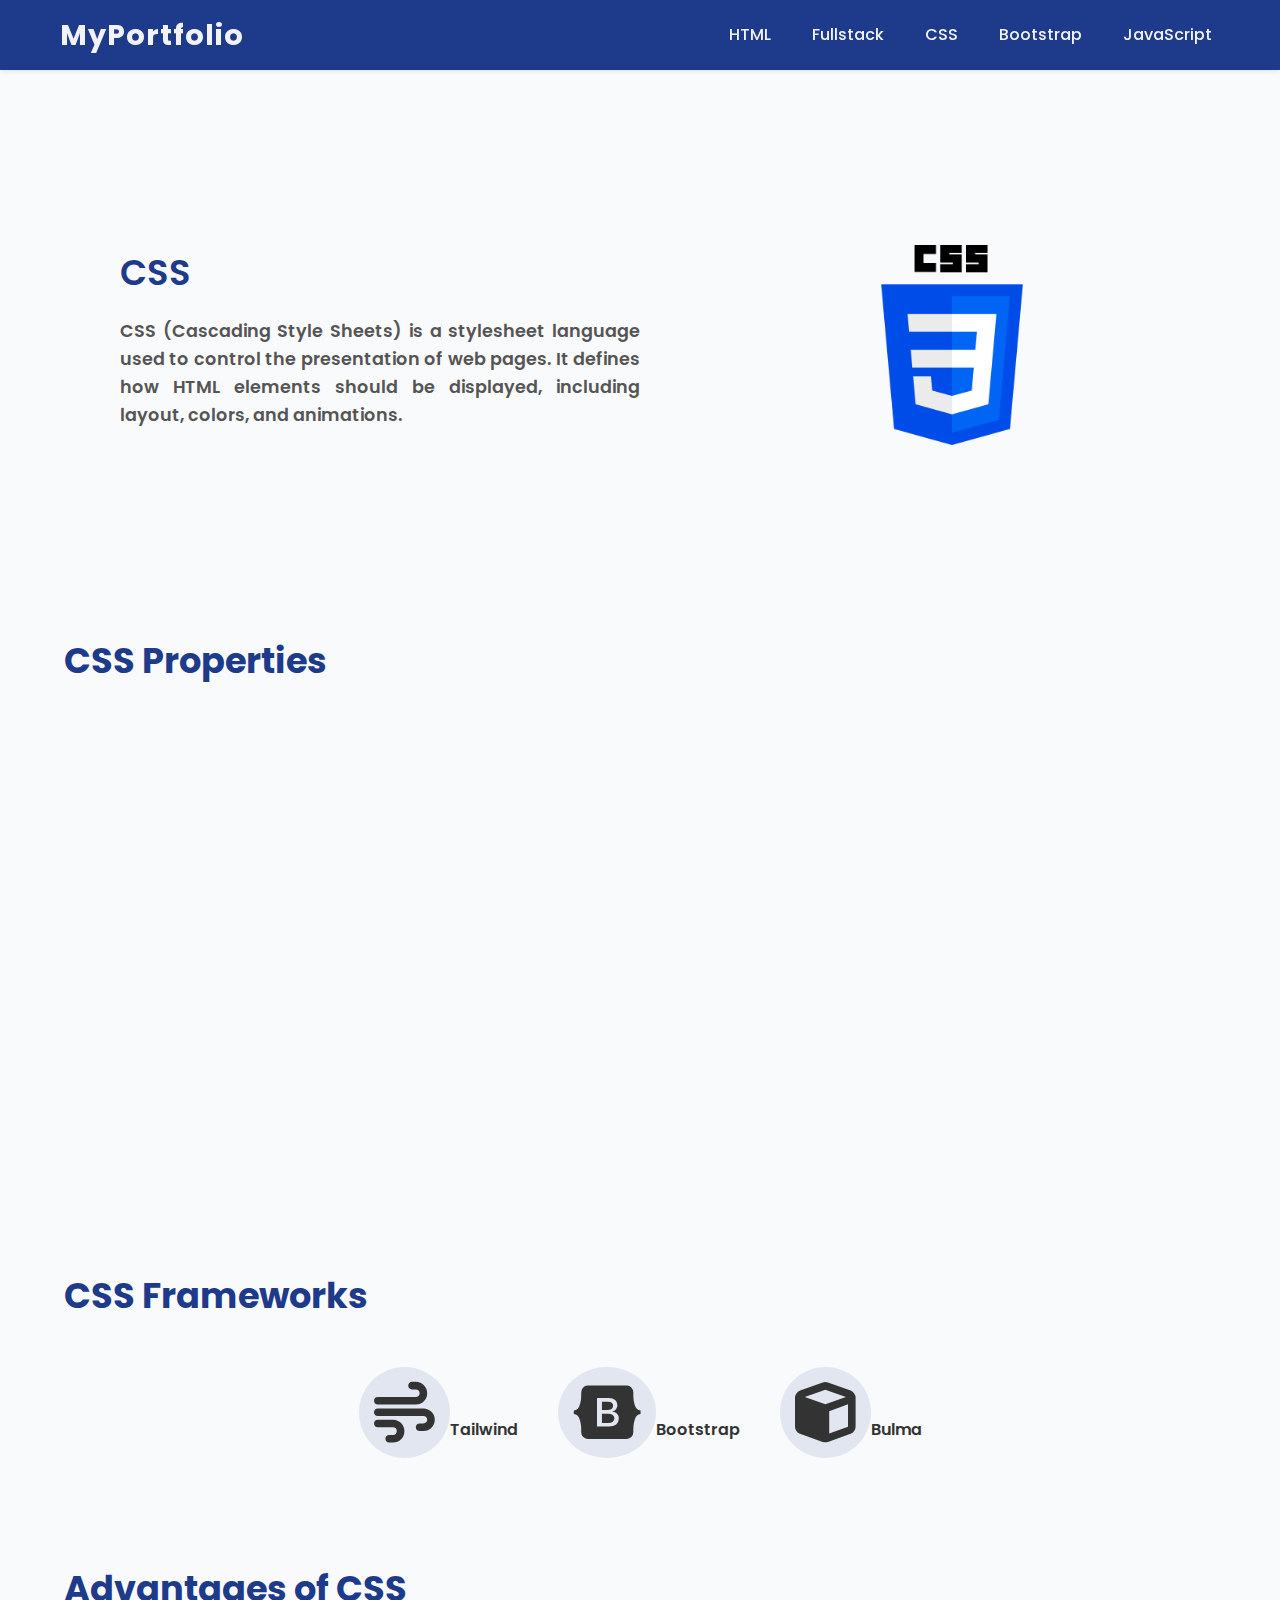
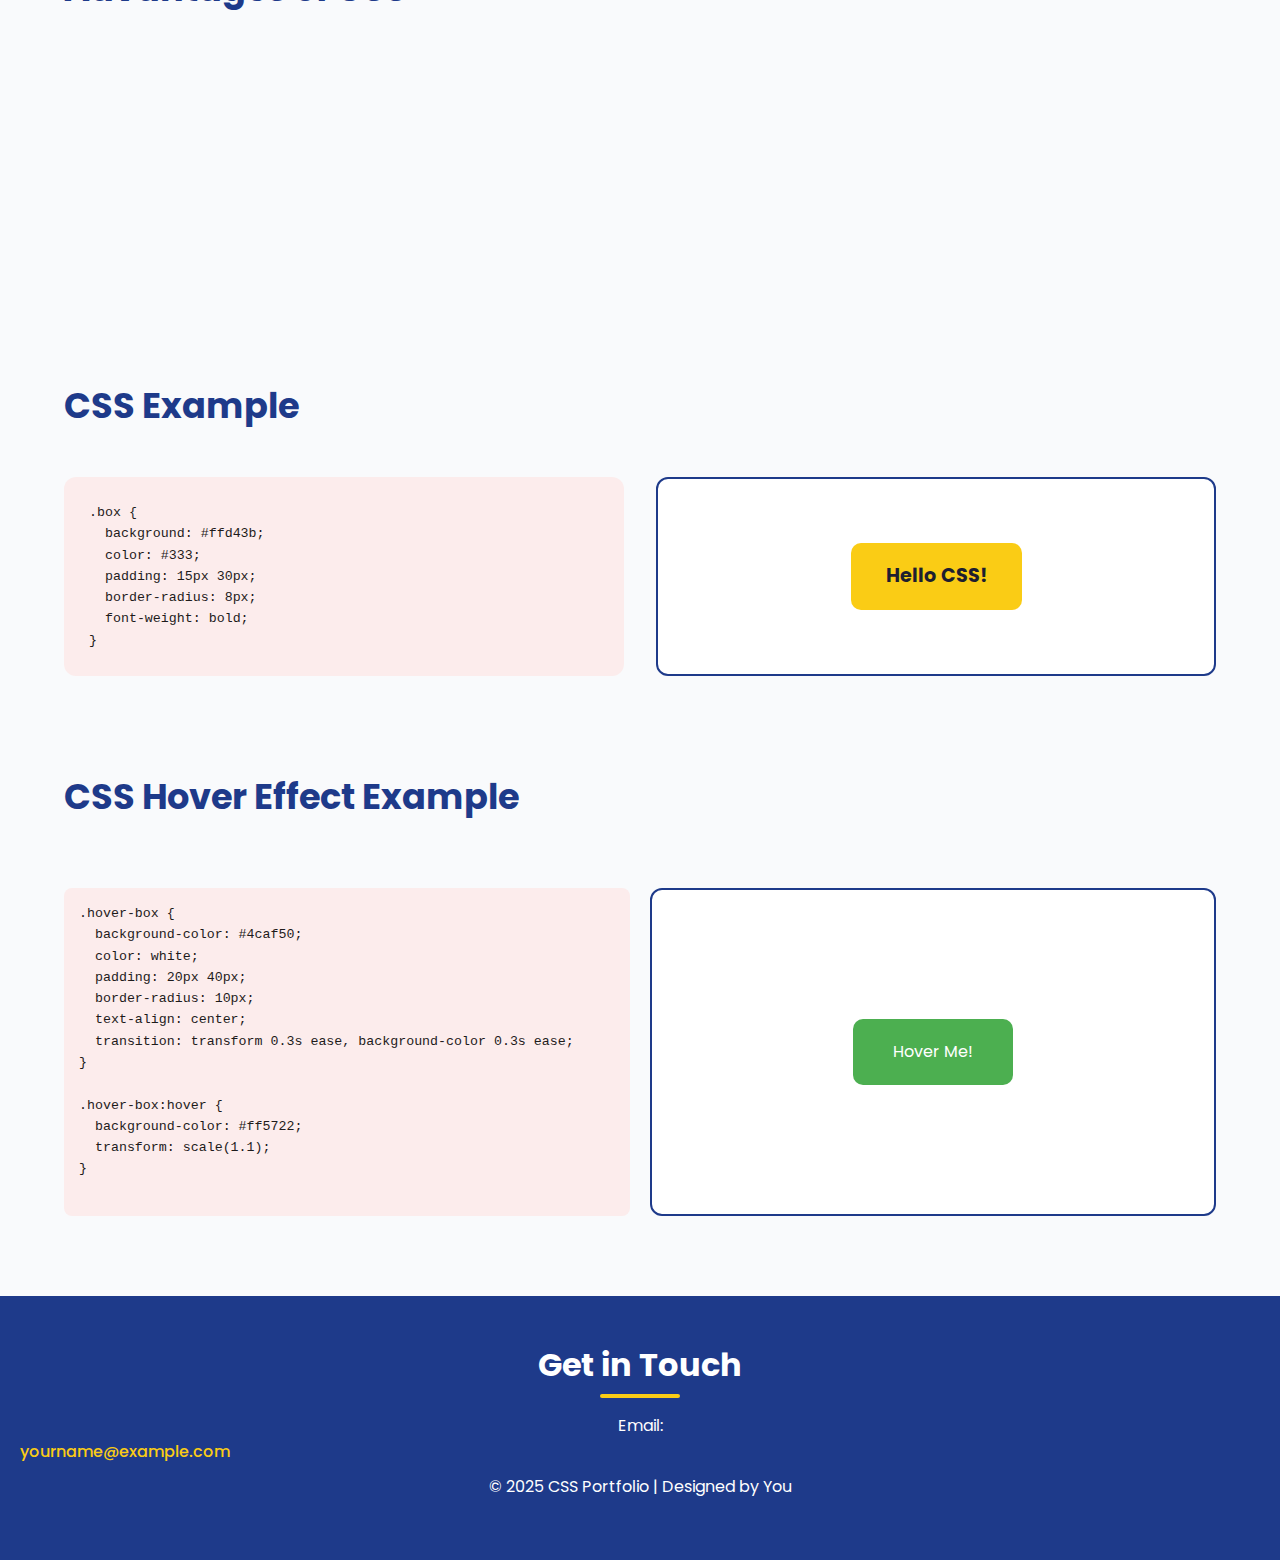
<file: css.html>
<!DOCTYPE html>
<html lang="en">

<head>
  <meta charset="UTF-8">
  <meta name="viewport" content="width=device-width, initial-scale=1.0">
  <title>CSS | Portfolio</title>

  <!-- Bootstrap -->
  <link rel="stylesheet" href="https://cdn.jsdelivr.net/npm/bootstrap@5.3.3/dist/css/bootstrap.min.css">

  <!-- Font Awesome -->
  <link rel="stylesheet" href="https://cdnjs.cloudflare.com/ajax/libs/font-awesome/6.5.2/css/all.min.css">

  <!-- Custom CSS -->
  <link rel="stylesheet" href="style_css.css">
</head>

<body>

  <!-- Navbar -->
  <nav class="navbar navbar-expand-lg shadow-sm fixed-top">
    <div class="container">
      <a class="navbar-brand brand" href="index.html">MyPortfolio</a>
      <button class="navbar-toggler" type="button" data-bs-toggle="collapse" data-bs-target="#menu">
        <span class="navbar-toggler-icon"></span>
      </button>
      <div class="collapse navbar-collapse" id="menu">
        <ul class="navbar-nav ms-auto">
          <li class="nav-item"><a class="nav-link link" href="html.html">HTML</a></li>
          <li class="nav-item"><a class="nav-link link" href="fullstack.html">Fullstack</a></li>
          <li class="nav-item"><a class="nav-link link" href="css.html">CSS</a></li>
          <li class="nav-item"><a class="nav-link link" href="bootstrap.html">Bootstrap</a></li>
          <li class="nav-item"><a class="nav-link link" href="javascript.html">JavaScript</a></li>
        </ul>
      </div>
    </div>
  </nav>

  <!-- Landing Section -->

  <section class="about_me">
    <div class="leftSection">
      CSS

      <div class="name">
        <p>CSS (Cascading Style Sheets) is a stylesheet language used to control the presentation of web pages. It
          defines how HTML elements should be displayed, including layout, colors, and animations. </p>
      </div>
    </div>
    <div class="rightSection">
      <img src="images/css-3.png" alt="">
    </div>
  </section>



  <!-- CSS Properties Section -->
  <section class="fullstack-details container_last">
    <h2 class="section-title">CSS Properties</h2>
    <div class="section-cards">
      <div class="feature-card">
        <h3>display</h3>
        <p>Controls how elements are rendered on the page. Examples: block, inline, flex, grid.</p>
      </div>
      <div class="feature-card">
        <h3>color & background-color</h3>
        <p>Sets text and background colors. Supports hex, RGB, and named colors.</p>
      </div>
      <div class="feature-card">
        <h3>font-size & font-family</h3>
        <p>Adjusts text size and font type for readability and style.</p>
      </div>
      <div class="feature-card">
        <h3>padding & margin</h3>
        <p>Padding adds space inside the element; margin adds space outside.</p>
      </div>
      <div class="feature-card">
        <h3>border & border-radius</h3>
        <p>Defines border style, thickness, and rounded corners for design effects.</p>
      </div>
      <div class="feature-card">
        <h3>transition & transform</h3>
        <p>Used for animations, hover effects, and smooth transformations.</p>
      </div>
    </div>
  </section>

  <!-- CSS Frameworks Section -->
  <section class="techstack container_last">
    <h2 class="section-title">CSS Frameworks</h2>
    <div class="tech-icons">
      <a href="https://tailwindcss.com" target="_blank" class="tech"><i
          class="fa-solid fa-wind"></i><span>Tailwind</span></a>
      <a href="https://getbootstrap.com" target="_blank" class="tech"><i
          class="fa-brands fa-bootstrap"></i><span>Bootstrap</span></a>
      <a href="https://bulma.io" target="_blank" class="tech"><i class="fa-solid fa-cube"></i><span>Bulma</span></a>
    </div>
  </section>

  <!-- Advantages Section -->
  <section class="advantages container_last">
    <h2 class="section-title">Advantages of CSS</h2>
    <div class="advantages-grid">
      <div class="adv-card"><i class="fa-solid fa-clock"></i>
        <h5>Efficiency</h5>
        <p>Apply a single style sheet to multiple pages, making changes quick and consistent.</p>
      </div>
      <div class="adv-card"><i class="fa-solid fa-gear"></i>
        <h5>Maintainability</h5>
        <p>Separating HTML from CSS results in clean, organized, and easier-to-maintain code.</p>
      </div>
      <div class="adv-card"><i class="fa-solid fa-mobile-screen-button"></i>
        <h5>Responsive Design</h5>
        <p>CSS allows websites to adapt to any screen size for optimal viewing on all devices.</p>
      </div>
    </div>
  </section>

  <!-- Code Example Section -->
  <section class="container_last">
    <h2 class="section-title">CSS Example</h2>
    <div class="code-example">
      <div class="code-box">
        <pre>
.box {
  background: #ffd43b;
  color: #333;
  padding: 15px 30px;
  border-radius: 8px;
  font-weight: bold;
}
</pre>
      </div>
      <div class="result-box">
        <div class="result-sample">Hello CSS!</div>
      </div>
    </div>
  </section>

  <!-- CSS Hover Effect Example Section -->
<section class="container_last">
  <h2 class="section-title">CSS Hover Effect Example</h2>
  <div class="code-example hover-effect-example">
    <!-- Left: Code -->
    <div class="code-box">
      <pre>
.hover-box {
  background-color: #4caf50;
  color: white;
  padding: 20px 40px;
  border-radius: 10px;
  text-align: center;
  transition: transform 0.3s ease, background-color 0.3s ease;
}

.hover-box:hover {
  background-color: #ff5722;
  transform: scale(1.1);
}
      </pre>
    </div>
    <!-- Right: Effect -->
    <div class="result-box">
      <div class="hover-box">Hover Me!</div>
    </div>
  </div>
</section>

  <!-- Footer -->
  <footer class="footer">
    <div class="footer-container">
      <h3 class="footer-heading">Get in Touch</h3>
      <p>Email: <a href="mailto:yourname@example.com" class="footer-link">yourname@example.com</a></p>
      <p>&copy; 2025 CSS Portfolio | Designed by You</p>
    </div>
  </footer>

  <!-- Bootstrap JS -->
  <script src="https://cdn.jsdelivr.net/npm/bootstrap@5.3.3/dist/js/bootstrap.bundle.min.js"></script>
</body>

</html>
</file>
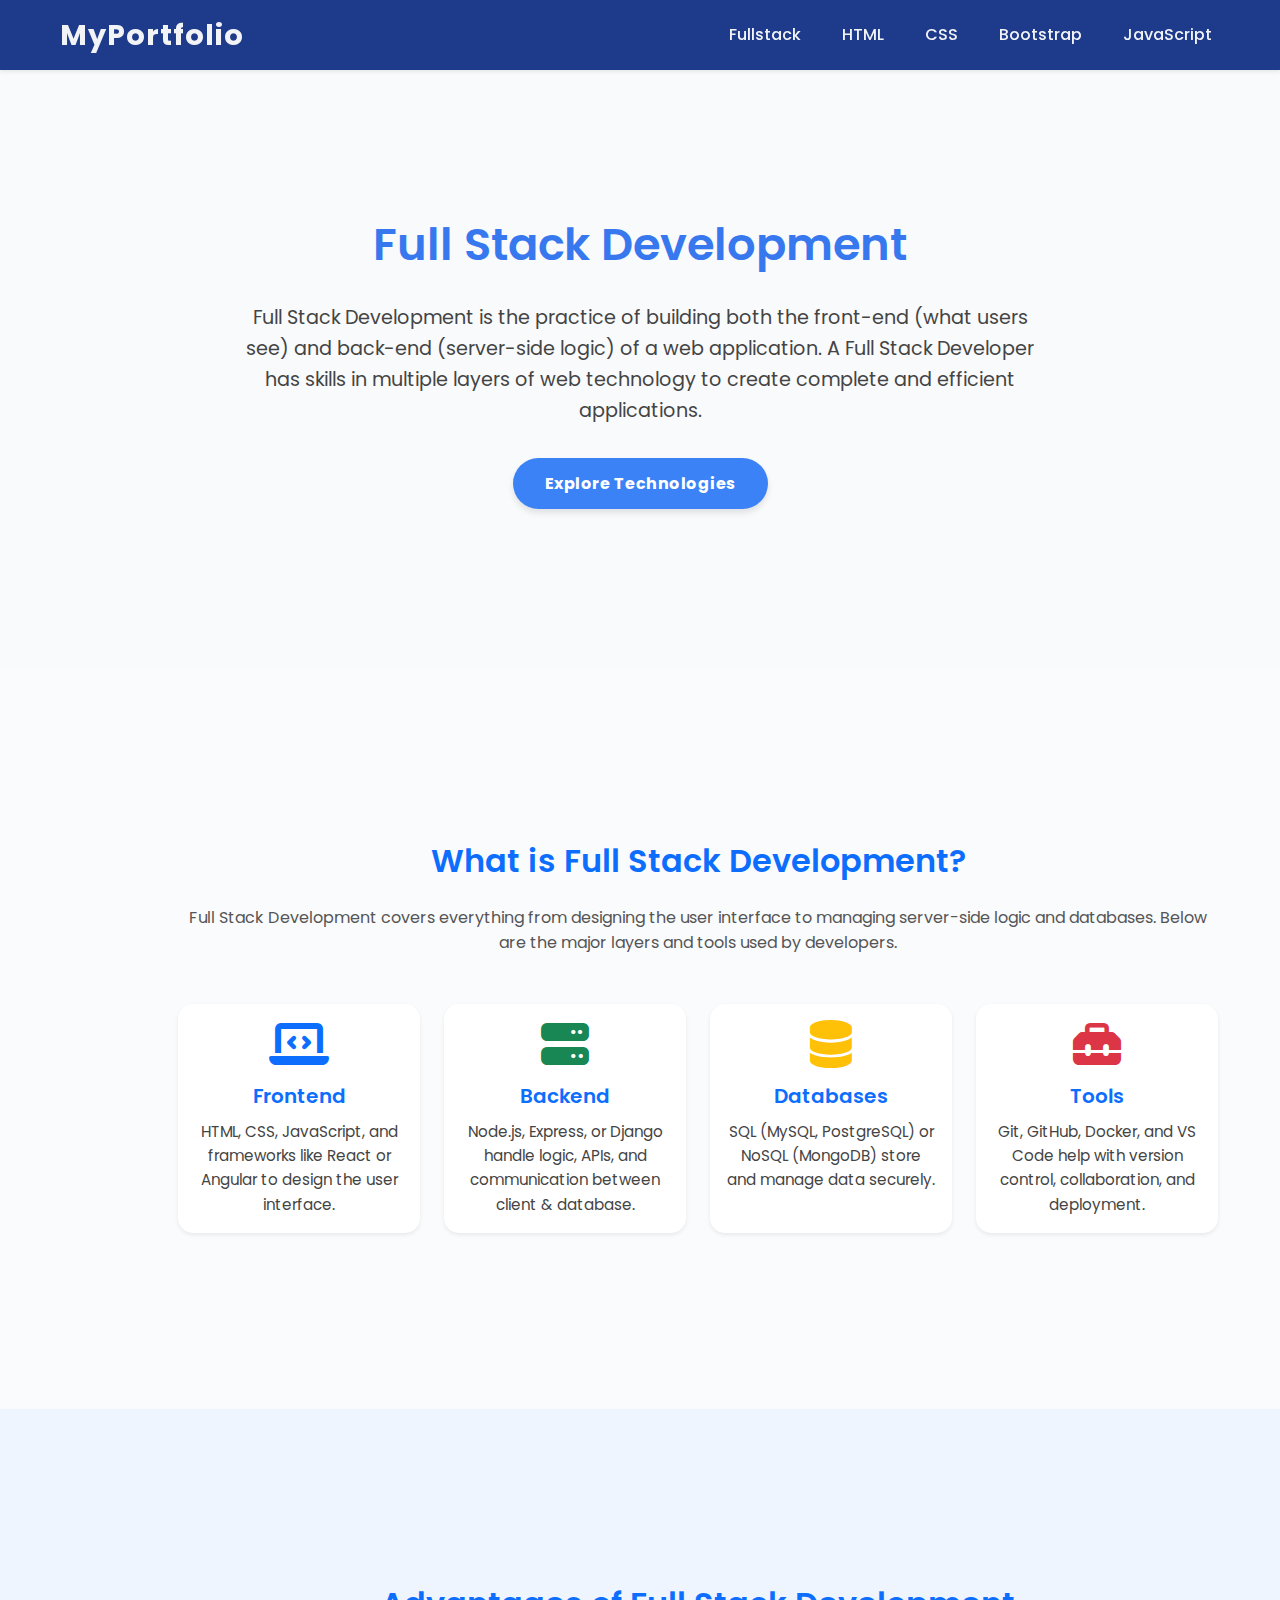
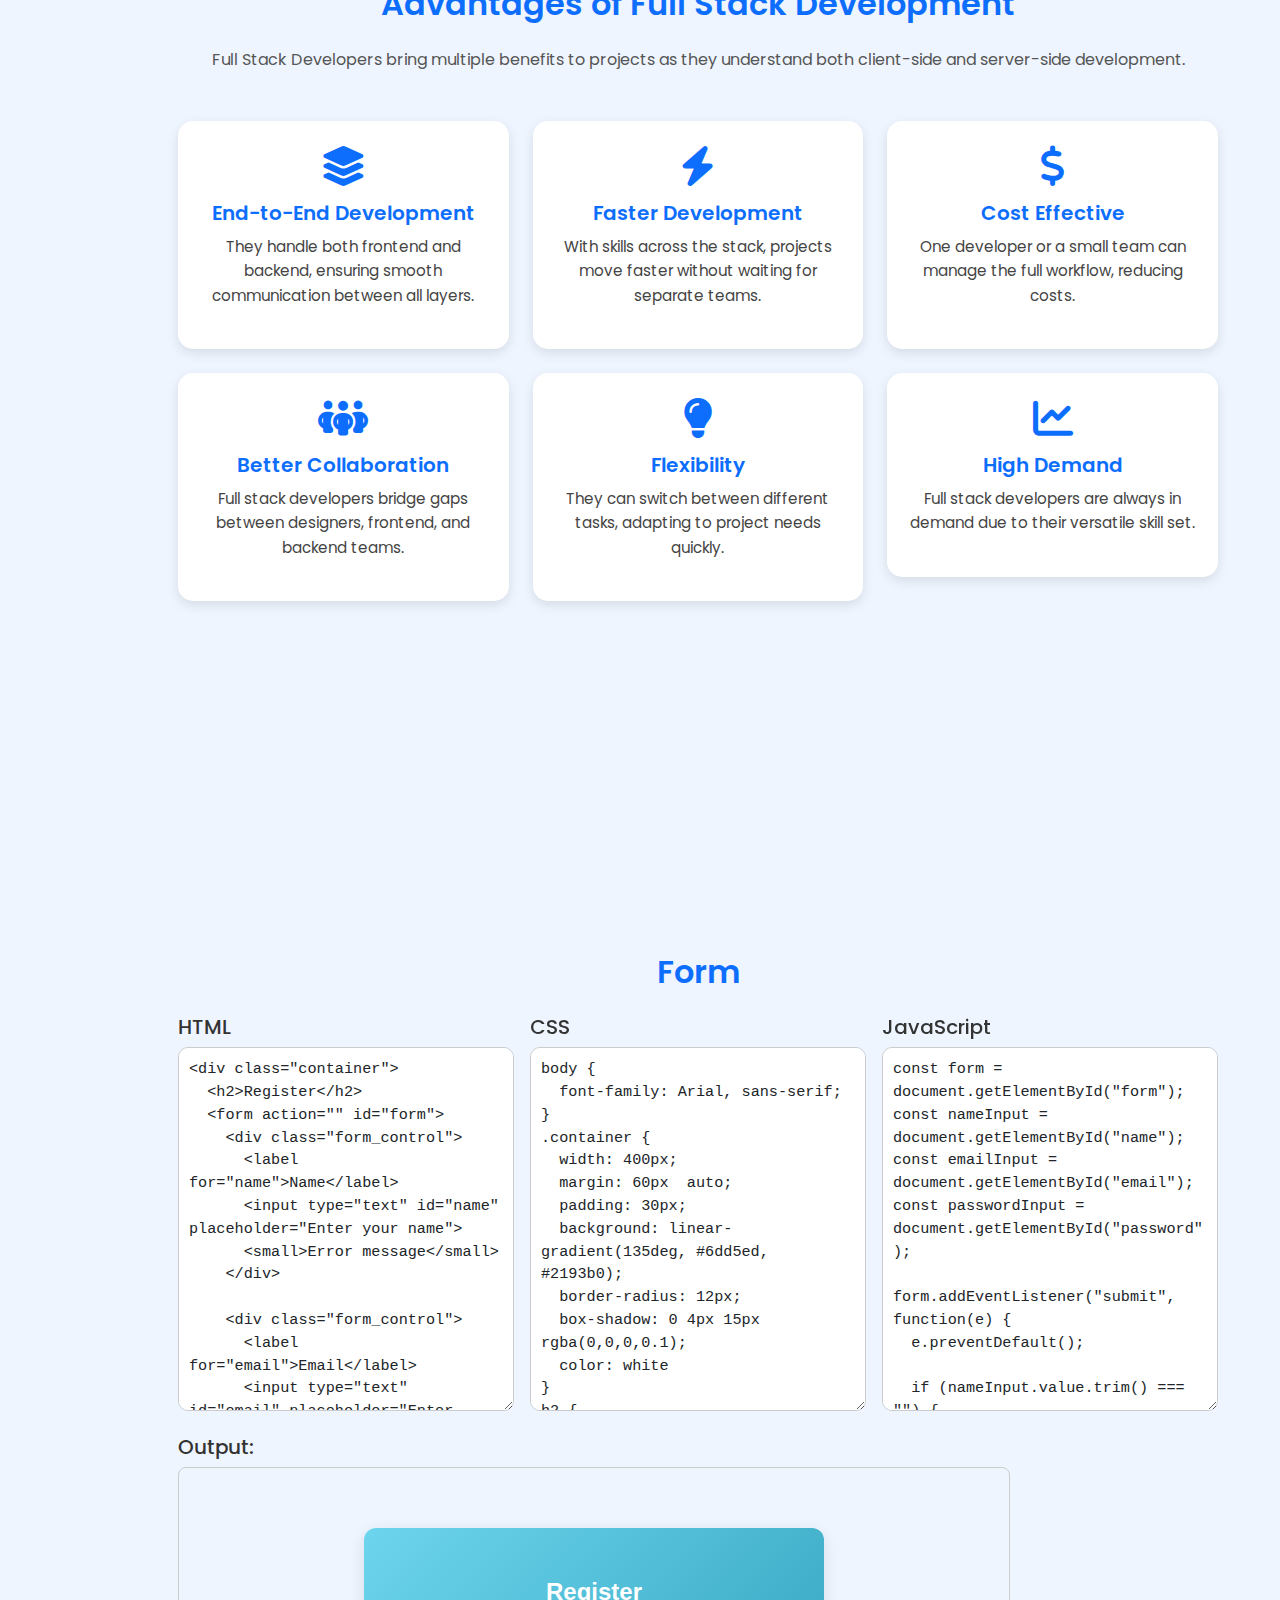
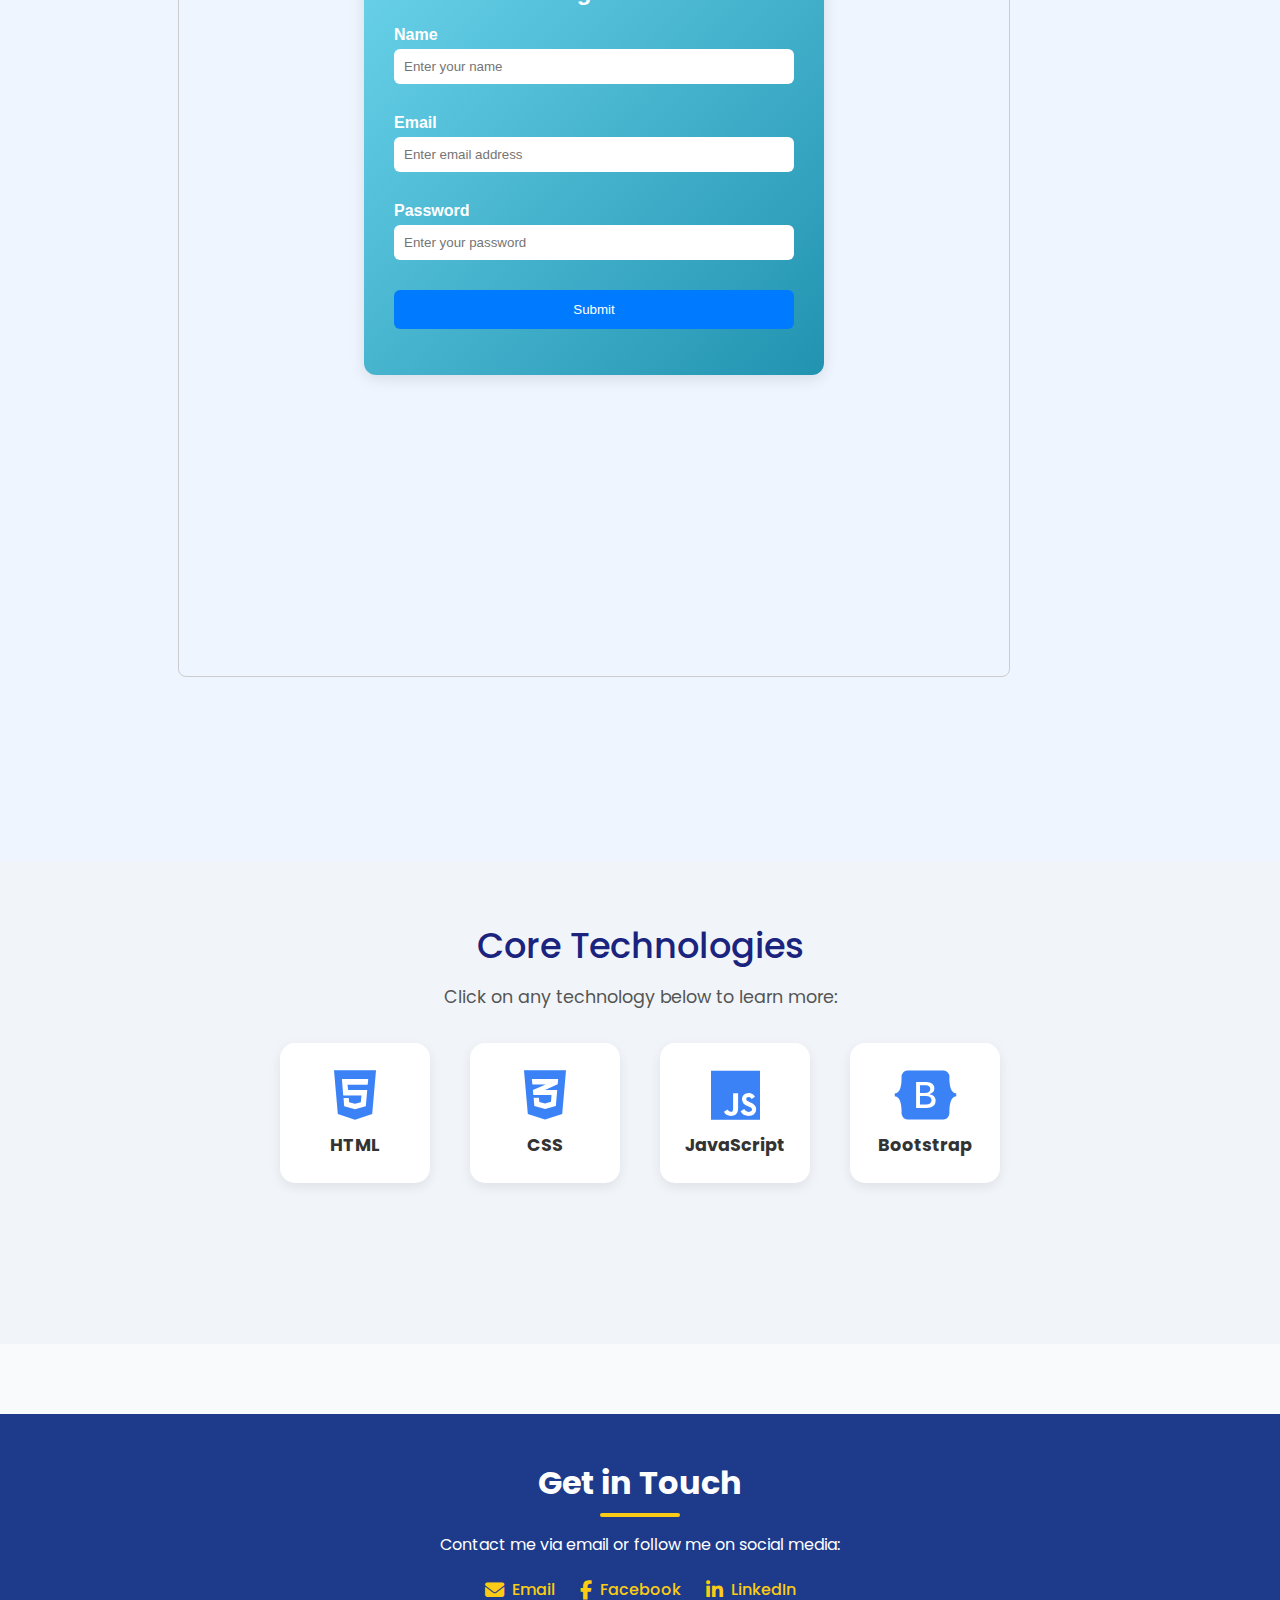
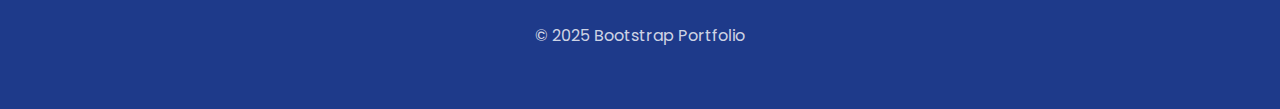
<file: fullstack.html>
<!DOCTYPE html>
<html lang="en">

<head>
  <meta charset="UTF-8">
  <meta name="viewport" content="width=device-width, initial-scale=1.0">
  <title>My Portfolio</title>

  <!-- Bootstrap -->
  <link rel="stylesheet" href="https://cdn.jsdelivr.net/npm/bootstrap@5.3.3/dist/css/bootstrap.min.css">

  <!-- Font Awesome -->
  <link rel="stylesheet" href="https://cdnjs.cloudflare.com/ajax/libs/font-awesome/6.4.2/css/all.min.css"
    integrity="sha512-papkQFpXGlQsj0Y8pXjX1F3e3U+Kz6B8R2vKZ4U1psr0n0o7M0kl1V5nTzj+R/RQ+M6n5P5XKqJ4wYp+zX0vLg=="
    crossorigin="anonymous" referrerpolicy="no-referrer" />

    <!-- Font Awesome CDN -->
<link rel="stylesheet" href="https://cdnjs.cloudflare.com/ajax/libs/font-awesome/6.5.2/css/all.min.css">

  <!-- Custom CSS -->
  <link rel="stylesheet" href="fullstack.css">
</head>

<body>
  <!-- Navbar -->

<nav class="navbar navbar-expand-lg shadow-sm fixed-top">
  <div class="container">
    <a class="navbar-brand brand" href="index.html">MyPortfolio</a>
    <button class="navbar-toggler" type="button" data-bs-toggle="collapse" data-bs-target="#menu">
      <span class="navbar-toggler-icon"></span>
    </button>
    <div class="collapse navbar-collapse" id="menu">
      <ul class="navbar-nav ms-auto">
        <li class="nav-item"><a class="nav-link link" href="fullstack.html">Fullstack</a></li>
        <li class="nav-item"><a class="nav-link link" href="html.html">HTML</a></li>
        
        <li class="nav-item"><a class="nav-link link" href="css.html">CSS</a></li>
        <li class="nav-item"><a class="nav-link link" href="bootstrap.html">Bootstrap</a></li>
        <li class="nav-item"><a class="nav-link link" href="javascript.html">JavaScript</a></li>
      </ul>
    </div>
  </div>
</nav>


  <!-- Landing -->
  <main>
    <section class="landing">
      <div class="container1">
        <h2 class="animate-slide-in">Full Stack Development</h2>
        <p>
          Full Stack Development is the practice of building both the front-end (what users see) and 
          back-end (server-side logic) of a web application. A Full Stack Developer has skills in multiple 
          layers of web technology to create complete and efficient applications.
        </p>
        <a href="#techstack" class="btn_btn animate-scale-in">Explore Technologies</a>
      </div>
    </section>

     <!-- Full Stack Development Details -->
<section id="fullstack-details" class="fullstack-details py-5">
  <div class="container">
    <h2 class="text-center mb-4 animate-fade-in">What is Full Stack Development?</h2>
    <p class="text-center mb-5">
      Full Stack Development covers everything from designing the user interface to managing server-side logic 
      and databases. Below are the major layers and tools used by developers.
    </p>

    <div class="row g-4">
      <!-- Frontend Card -->
      <div class="col-md-6 col-lg-3">
        <div class="card shadow-sm h-100 text-center p-3 animate-bounce-in">
          <i class="fa-solid fa-laptop-code fa-3x mb-3 text-primary"></i>
          <h5 class="card-title">Frontend</h5>
          <p class="card-text">HTML, CSS, JavaScript, and frameworks like React or Angular to design the user interface.</p>
        </div>
      </div>

      <!-- Backend Card -->
      <div class="col-md-6 col-lg-3">
        <div class="card shadow-sm h-100 text-center p-3 animate-bounce-in">
          <i class="fa-solid fa-server fa-3x mb-3 text-success"></i>
          <h5 class="card-title">Backend</h5>
          <p class="card-text">Node.js, Express, or Django handle logic, APIs, and communication between client & database.</p>
        </div>
      </div>

      <!-- Database Card -->
      <div class="col-md-6 col-lg-3">
        <div class="card shadow-sm h-100 text-center p-3 animate-bounce-in">
          <i class="fa-solid fa-database fa-3x mb-3 text-warning"></i>
          <h5 class="card-title">Databases</h5>
          <p class="card-text">SQL (MySQL, PostgreSQL) or NoSQL (MongoDB) store and manage data securely.</p>
        </div>
      </div>

      <!-- Tools Card -->
      <div class="col-md-6 col-lg-3">
        <div class="card shadow-sm h-100 text-center p-3 animate-bounce-in">
          <i class="fa-solid fa-toolbox fa-3x mb-3 text-danger"></i>
          <h5 class="card-title">Tools</h5>
          <p class="card-text">Git, GitHub, Docker, and VS Code help with version control, collaboration, and deployment.</p>
        </div>
      </div>
    </div>
  </div>
</section>

<!-- Advantages of Full Stack Development -->
<section id="advantages" class="advantages py-5">
  <div class="container">
    <h2 class="text-center mb-4">Advantages of Full Stack Development</h2>
    <p class="text-center mb-5">
      Full Stack Developers bring multiple benefits to projects as they understand both client-side and server-side development.
    </p>

    <div class="row g-4">
      <!-- Advantage 1 -->
      <div class="col-md-6 col-lg-4">
        <div class="adv-card">
          <i class="fa-solid fa-layer-group"></i>
          <h5>End-to-End Development</h5>
          <p>They handle both frontend and backend, ensuring smooth communication between all layers.</p>
        </div>
      </div>

      <!-- Advantage 2 -->
      <div class="col-md-6 col-lg-4">
        <div class="adv-card">
          <i class="fa-solid fa-bolt"></i>
          <h5>Faster Development</h5>
          <p>With skills across the stack, projects move faster without waiting for separate teams.</p>
        </div>
      </div>

      <!-- Advantage 3 -->
      <div class="col-md-6 col-lg-4">
        <div class="adv-card">
          <i class="fa-solid fa-dollar-sign"></i>
          <h5>Cost Effective</h5>
          <p>One developer or a small team can manage the full workflow, reducing costs.</p>
        </div>
      </div>

      <!-- Advantage 4 -->
      <div class="col-md-6 col-lg-4">
        <div class="adv-card">
          <i class="fa-solid fa-people-group"></i>
          <h5>Better Collaboration</h5>
          <p>Full stack developers bridge gaps between designers, frontend, and backend teams.</p>
        </div>
      </div>

      <!-- Advantage 5 -->
      <div class="col-md-6 col-lg-4">
        <div class="adv-card">
          <i class="fa-solid fa-lightbulb"></i>
          <h5>Flexibility</h5>
          <p>They can switch between different tasks, adapting to project needs quickly.</p>
        </div>
      </div>

      <!-- Advantage 6 -->
      <div class="col-md-6 col-lg-4">
        <div class="adv-card">
          <i class="fa-solid fa-chart-line"></i>
          <h5>High Demand</h5>
          <p>Full stack developers are always in demand due to their versatile skill set.</p>
        </div>
      </div>
    </div>
  </div>
</section>


<!-- Live Code Editor Section -->

<section id="live-code" class="live-code py-5">
  <div class="container">
    <h2 class="text-center mb-4"> Form </h2>
    <p class="text-center mb-4"></p>

    <div class="row g-3">
      <div class="col-md-4">
        <h5>HTML</h5>
        <textarea id="html-code" class="form-control" rows="15">
<div class="container">
  <h2>Register</h2>
  <form action="" id="form">
    <div class="form_control">
      <label for="name">Name</label>
      <input type="text" id="name" placeholder="Enter your name">
      <small>Error message</small>
    </div>

    <div class="form_control">
      <label for="email">Email</label>
      <input type="text" id="email" placeholder="Enter email address">
      <small>Error message</small>
    </div>

    <div class="form_control">
      <label for="password">Password</label>
      <input type="password" id="password" placeholder="Enter your password">
      <small>Error message</small>
    </div>

    <button type="submit" class="center_text">Submit</button>
  </form>
</div>
        </textarea>
      </div>

      <div class="col-md-4">
        <h5>CSS</h5>
        <textarea id="css-code" class="form-control" rows="15">
body {
  font-family: Arial, sans-serif;
}
.container {
  width: 400px;
  margin: 60px  auto;
  padding: 30px;
  background: linear-gradient(135deg, #6dd5ed, #2193b0);
  border-radius: 12px;
  box-shadow: 0 4px 15px rgba(0,0,0,0.1);
  color: white
}
h2 {
  text-align: center;
  margin-bottom: 20px;
   color: #fff;
}
.form_control {
  margin-bottom: 15px;
}
.form_control label {
  font-weight: bold;
  display: block;
  margin-bottom: 5px;
}
.form_control input {
  width: 100%;
  padding: 10px;
  border: none;
  border-radius: 6px;
}
button {
  width: 100%;
  padding: 12px;
  background: #007bff;
  color: white;
  border: none;
  border-radius: 6px;
  cursor: pointer;
}
button:hover {
  background: #0056b3;
}
small {
  color: red;
  visibility: hidden;
}
.form-control-error input {
  border-color: red;
}
.form-control-error small {
  visibility: visible;
}
        </textarea>
      </div>

      <div class="col-md-4">
        <h5>JavaScript</h5>
        <textarea id="js-code" class="form-control" rows="15">
const form = document.getElementById("form");
const nameInput = document.getElementById("name");
const emailInput = document.getElementById("email");
const passwordInput = document.getElementById("password");

form.addEventListener("submit", function(e) {
  e.preventDefault();

  if (nameInput.value.trim() === "") {
    setError(nameInput, "Name is required");
  }
  if (emailInput.value.trim() === "") {
    setError(emailInput, "Email is required");
  }
  if (passwordInput.value.trim() === "") {
    setError(passwordInput, "Password is required");
  }
});

function setError(input, message) {
  const formControl = input.parentElement;
  formControl.classList.add("form-control-error");
  const small = formControl.querySelector("small");
  small.textContent = message;
}
        </textarea>
      </div>
    </div>

    <!-- OUTPUT FRAME -->
    <div class="mt-4">
      <h5>Output:</h5>
      <iframe id="output-frame" style="width:80%; height:90vh; border:1px solid #ccc; border-radius:8px;"></iframe>
    </div>
  </div>
</section>

<script>
  const htmlCode = document.getElementById("html-code");
  const cssCode = document.getElementById("css-code");
  const jsCode = document.getElementById("js-code");
  const outputFrame = document.getElementById("output-frame");

  function runCode() {
    const frameDoc = outputFrame.contentDocument || outputFrame.contentWindow.document;
    frameDoc.open();
    frameDoc.write(`
      <html>
        <head>
          <style>${cssCode.value}</style>
        </head>
        <body>
          ${htmlCode.value}
          <script>
            ${jsCode.value}
          <\/script>
        </body>
      </html>
    `);
    frameDoc.close();
  }

  htmlCode.addEventListener("input", runCode);
  cssCode.addEventListener("input", runCode);
  jsCode.addEventListener("input", runCode);

  runCode(); // run initially
</script>


    <!-- Tech Stack -->
    <section id="techstack" class="techstack">
      <div class="container_last">
        <h2 class="animate-fade-in">Core Technologies</h2>
        <p>Click on any technology below to learn more:</p>
        <div class="tech-icons">
          <a href="html.html" class="tech animate-bounce-in">
            <i class="fa-brands fa-html5"></i>
            <span>HTML</span>
          </a>
          <a href="css.html" class="tech animate-bounce-in">
            <i class="fa-brands fa-css3-alt"></i>
            <span>CSS</span>
          </a>
          <a href="javascript.html" class="tech animate-bounce-in">
            <i class="fa-brands fa-js"></i>
            <span>JavaScript</span>
          </a>
          <a href="bootstrap.html" class="tech animate-bounce-in">
            <i class="fa-brands fa-bootstrap"></i>
            <span>Bootstrap</span>
          </a>
        </div>
      </div>
    </section>
  </main>

  <!-- Footer -->
   <footer class="footer">
  <div class="footer-container">
    <h3 class="footer-heading">Get in Touch</h3>
    <p>Contact me via email or follow me on social media:</p>
    <div class="footer-links">
      <a href="https://mail.google.com" class="footer-link" target="_blank">
        <i class="fas fa-envelope"></i> Email
      </a>
      <a href="https://www.facebook.com" class="footer-link" target="_blank">
        <i class="fab fa-facebook-f"></i> Facebook
      </a>
      <a href="https://www.linkedin.com" class="footer-link" target="_blank">
        <i class="fab fa-linkedin-in"></i> LinkedIn
      </a>
    </div>
    <p class="footer-copy">&copy; 2025 Bootstrap Portfolio </p>
  </div>
</footer>

  

  <!-- Bootstrap JS -->
  <script src="https://cdn.jsdelivr.net/npm/bootstrap@5.3.3/dist/js/bootstrap.bundle.min.js"></script>

</body>
</html>
</file>
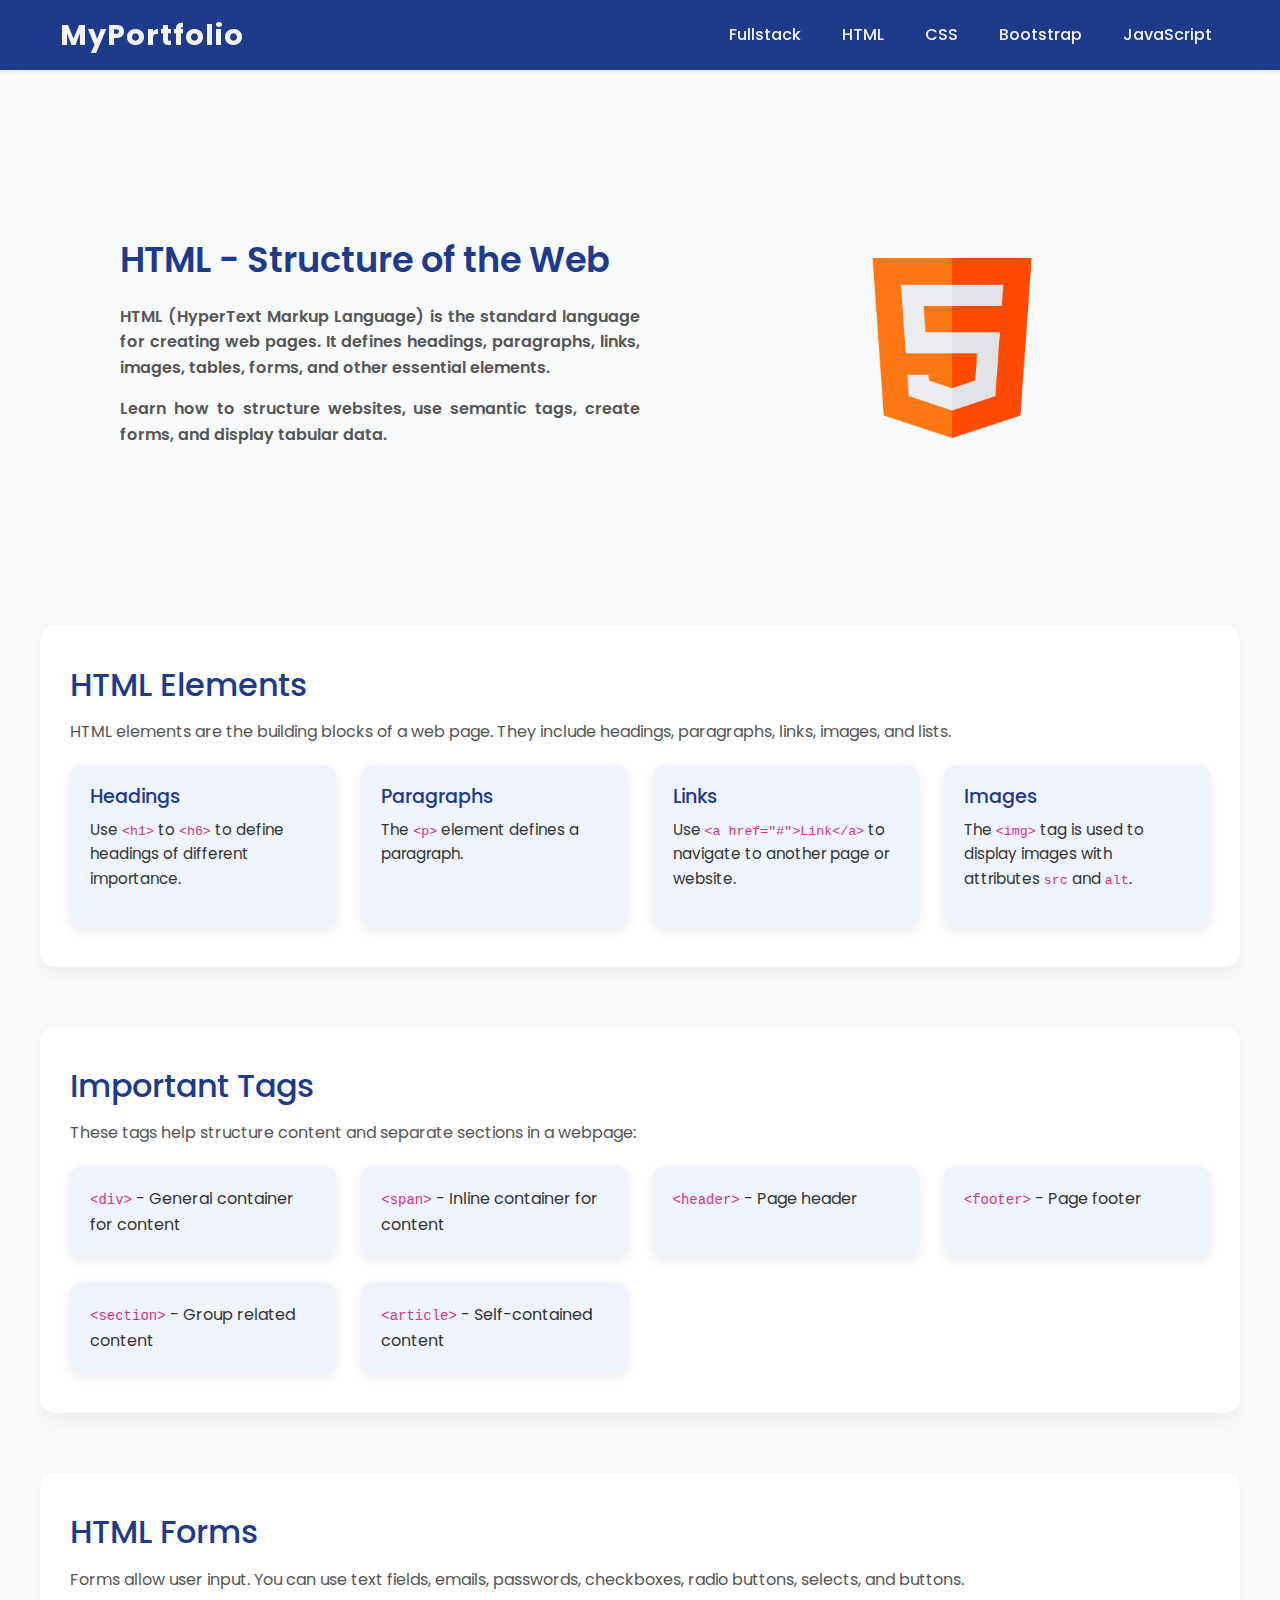
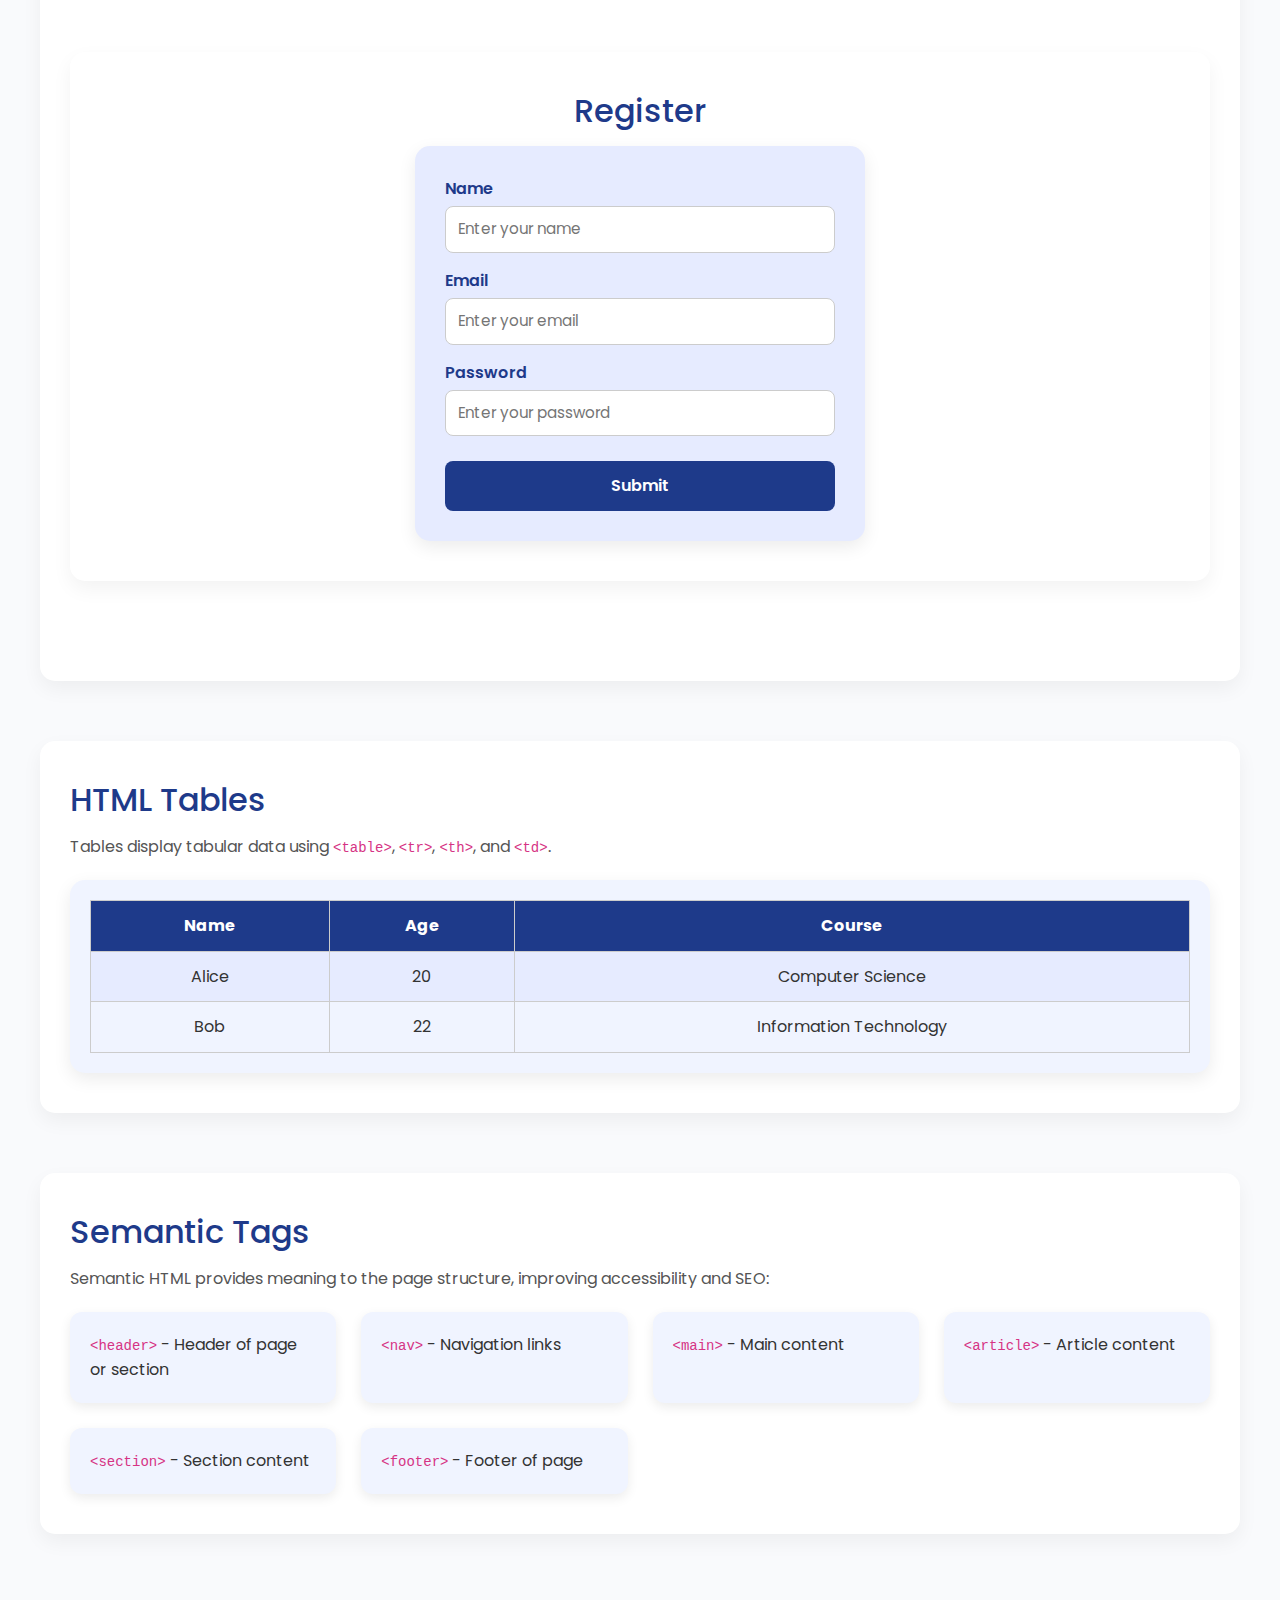
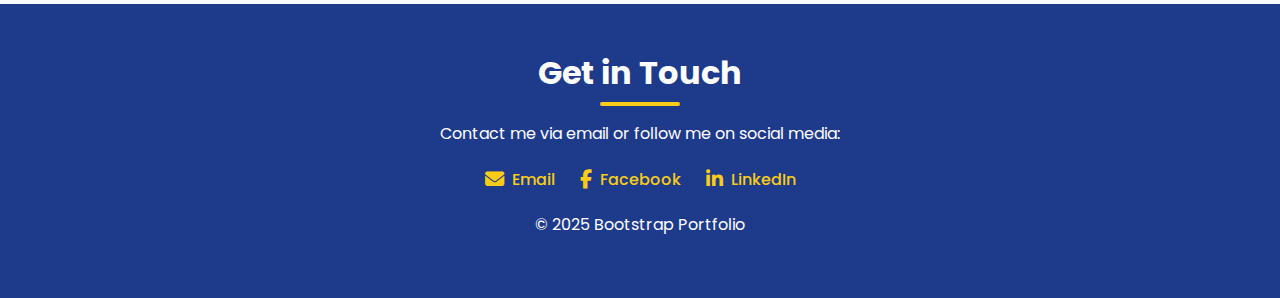
<file: html.html>
<!DOCTYPE html>
<html lang="en">
<head>
  <meta charset="UTF-8">
  <meta name="viewport" content="width=device-width, initial-scale=1.0">
  <title>HTML - MyPortfolio</title>
<!-- Bootstrap -->
  <link rel="stylesheet" href="https://cdn.jsdelivr.net/npm/bootstrap@5.3.3/dist/css/bootstrap.min.css">

  <!-- Font Awesome -->
  <link rel="stylesheet" href="https://cdnjs.cloudflare.com/ajax/libs/font-awesome/6.5.2/css/all.min.css">

  <!-- Custom CSS -->
  <link rel="stylesheet" href="html.css">
</head>
<body>

<!-- Navbar -->
<nav class="navbar navbar-expand-lg shadow-sm fixed-top">
  <div class="container">
    <a class="navbar-brand brand" href="index.html">MyPortfolio</a>
    <button class="navbar-toggler" type="button" data-bs-toggle="collapse" data-bs-target="#menu">
      <span class="navbar-toggler-icon"></span>
    </button>
    <div class="collapse navbar-collapse" id="menu">
      <ul class="navbar-nav ms-auto">
        <li class="nav-item"><a class="nav-link link" href="fullstack.html">Fullstack</a></li>
        <li class="nav-item"><a class="nav-link link" href="html.html">HTML</a></li>
        
        <li class="nav-item"><a class="nav-link link" href="css.html">CSS</a></li>
        <li class="nav-item"><a class="nav-link link" href="bootstrap.html">Bootstrap</a></li>
        <li class="nav-item"><a class="nav-link link" href="javascript.html">JavaScript</a></li>
      </ul>
    </div>
  </div>
</nav>

<!-- Landing Section -->

  <section class="about_me">
    <div class="leftSection">
      HTML - Structure of the Web

      <div class="name">
        <p>HTML (HyperText Markup Language) is the standard language for creating web pages. 
       It defines headings, paragraphs, links, images, tables, forms, and other essential elements.</p>
    <p>Learn how to structure websites, use semantic tags, create forms, and display tabular data.</p>
      </div>
    </div>
    <div class="rightSection">
      <img src="images/html.png" alt="">
    </div>
  </section>

<!-- HTML Elements Section -->
<section class="section-box">
  <h2>HTML Elements</h2>
  <p>HTML elements are the building blocks of a web page. They include headings, paragraphs, links, images, and lists.</p>
  <div class="cards">
    <div class="card-custom">
      <h3>Headings</h3>
      <p>Use <code>&lt;h1&gt;</code> to <code>&lt;h6&gt;</code> to define headings of different importance.</p>
    </div>
    <div class="card-custom">
      <h3>Paragraphs</h3>
      <p>The <code>&lt;p&gt;</code> element defines a paragraph.</p>
    </div>
    <div class="card-custom">
      <h3>Links</h3>
      <p>Use <code>&lt;a href="#"&gt;Link&lt;/a&gt;</code> to navigate to another page or website.</p>
    </div>
    <div class="card-custom">
      <h3>Images</h3>
      <p>The <code>&lt;img&gt;</code> tag is used to display images with attributes <code>src</code> and <code>alt</code>.</p>
    </div>
  </div>
</section>

<!-- Important Tags Section -->
<section class="section-box">
  <h2>Important Tags</h2>
  <p>These tags help structure content and separate sections in a webpage:</p>
  <div class="cards">
    <div class="card-custom"><code>&lt;div&gt;</code> - General container for content</div>
    <div class="card-custom"><code>&lt;span&gt;</code> - Inline container for content</div>
    <div class="card-custom"><code>&lt;header&gt;</code> - Page header</div>
    <div class="card-custom"><code>&lt;footer&gt;</code> - Page footer</div>
    <div class="card-custom"><code>&lt;section&gt;</code> - Group related content</div>
    <div class="card-custom"><code>&lt;article&gt;</code> - Self-contained content</div>
  </div>
</section>

<!-- Forms Section -->
<section class="section-box">
  <h2>HTML Forms</h2>
  <p>Forms allow user input. You can use text fields, emails, passwords, checkboxes, radio buttons, selects, and buttons.</p>

  <div class="form-output section-box">
  <h2 class="section-title">Register</h2>
  <form class="styled-form">
    <div class="form-group">
      <label for="name">Name</label>
      <input type="text" id="name" placeholder="Enter your name">
    </div>
    <div class="form-group">
      <label for="email">Email</label>
      <input type="email" id="email" placeholder="Enter your email">
    </div>
    <div class="form-group">
      <label for="password">Password</label>
      <input type="password" id="password" placeholder="Enter your password">
    </div>
    <button type="submit">Submit</button>
  </form>
</div>

</section>

<!-- Tables Section -->
<section class="section-box">
  <h2>HTML Tables</h2>
  <p>Tables display tabular data using <code>&lt;table&gt;</code>, <code>&lt;tr&gt;</code>, <code>&lt;th&gt;</code>, and <code>&lt;td&gt;</code>.</p>
  <div class="output-box">
    <table>
      <tr>
        <th>Name</th>
        <th>Age</th>
        <th>Course</th>
      </tr>
      <tr>
        <td>Alice</td>
        <td>20</td>
        <td>Computer Science</td>
      </tr>
      <tr>
        <td>Bob</td>
        <td>22</td>
        <td>Information Technology</td>
      </tr>
    </table>
  </div>
</section>

<!-- Semantic Tags Section -->
<section class="section-box">
  <h2>Semantic Tags</h2>
  <p>Semantic HTML provides meaning to the page structure, improving accessibility and SEO:</p>
  <div class="cards">
    <div class="card-custom"><code>&lt;header&gt;</code> - Header of page or section</div>
    <div class="card-custom"><code>&lt;nav&gt;</code> - Navigation links</div>
    <div class="card-custom"><code>&lt;main&gt;</code> - Main content</div>
    <div class="card-custom"><code>&lt;article&gt;</code> - Article content</div>
    <div class="card-custom"><code>&lt;section&gt;</code> - Section content</div>
    <div class="card-custom"><code>&lt;footer&gt;</code> - Footer of page</div>
  </div>
</section>

  <!-- Footer -->
   <footer class="footer">
  <div class="footer-container">
    <h3 class="footer-heading">Get in Touch</h3>
    <p>Contact me via email or follow me on social media:</p>
    <div class="footer-links">
      <a href="https://mail.google.com" class="footer-link" target="_blank">
        <i class="fas fa-envelope"></i> Email
      </a>
      <a href="https://www.facebook.com" class="footer-link" target="_blank">
        <i class="fab fa-facebook-f"></i> Facebook
      </a>
      <a href="https://www.linkedin.com" class="footer-link" target="_blank">
        <i class="fab fa-linkedin-in"></i> LinkedIn
      </a>
    </div>
    <p class="footer-copy">&copy; 2025 Bootstrap Portfolio </p>
  </div>
</footer>


<script src="https://cdn.jsdelivr.net/npm/bootstrap@5.3.3/dist/js/bootstrap.bundle.min.js"></script>
</body>
</html>
</file>
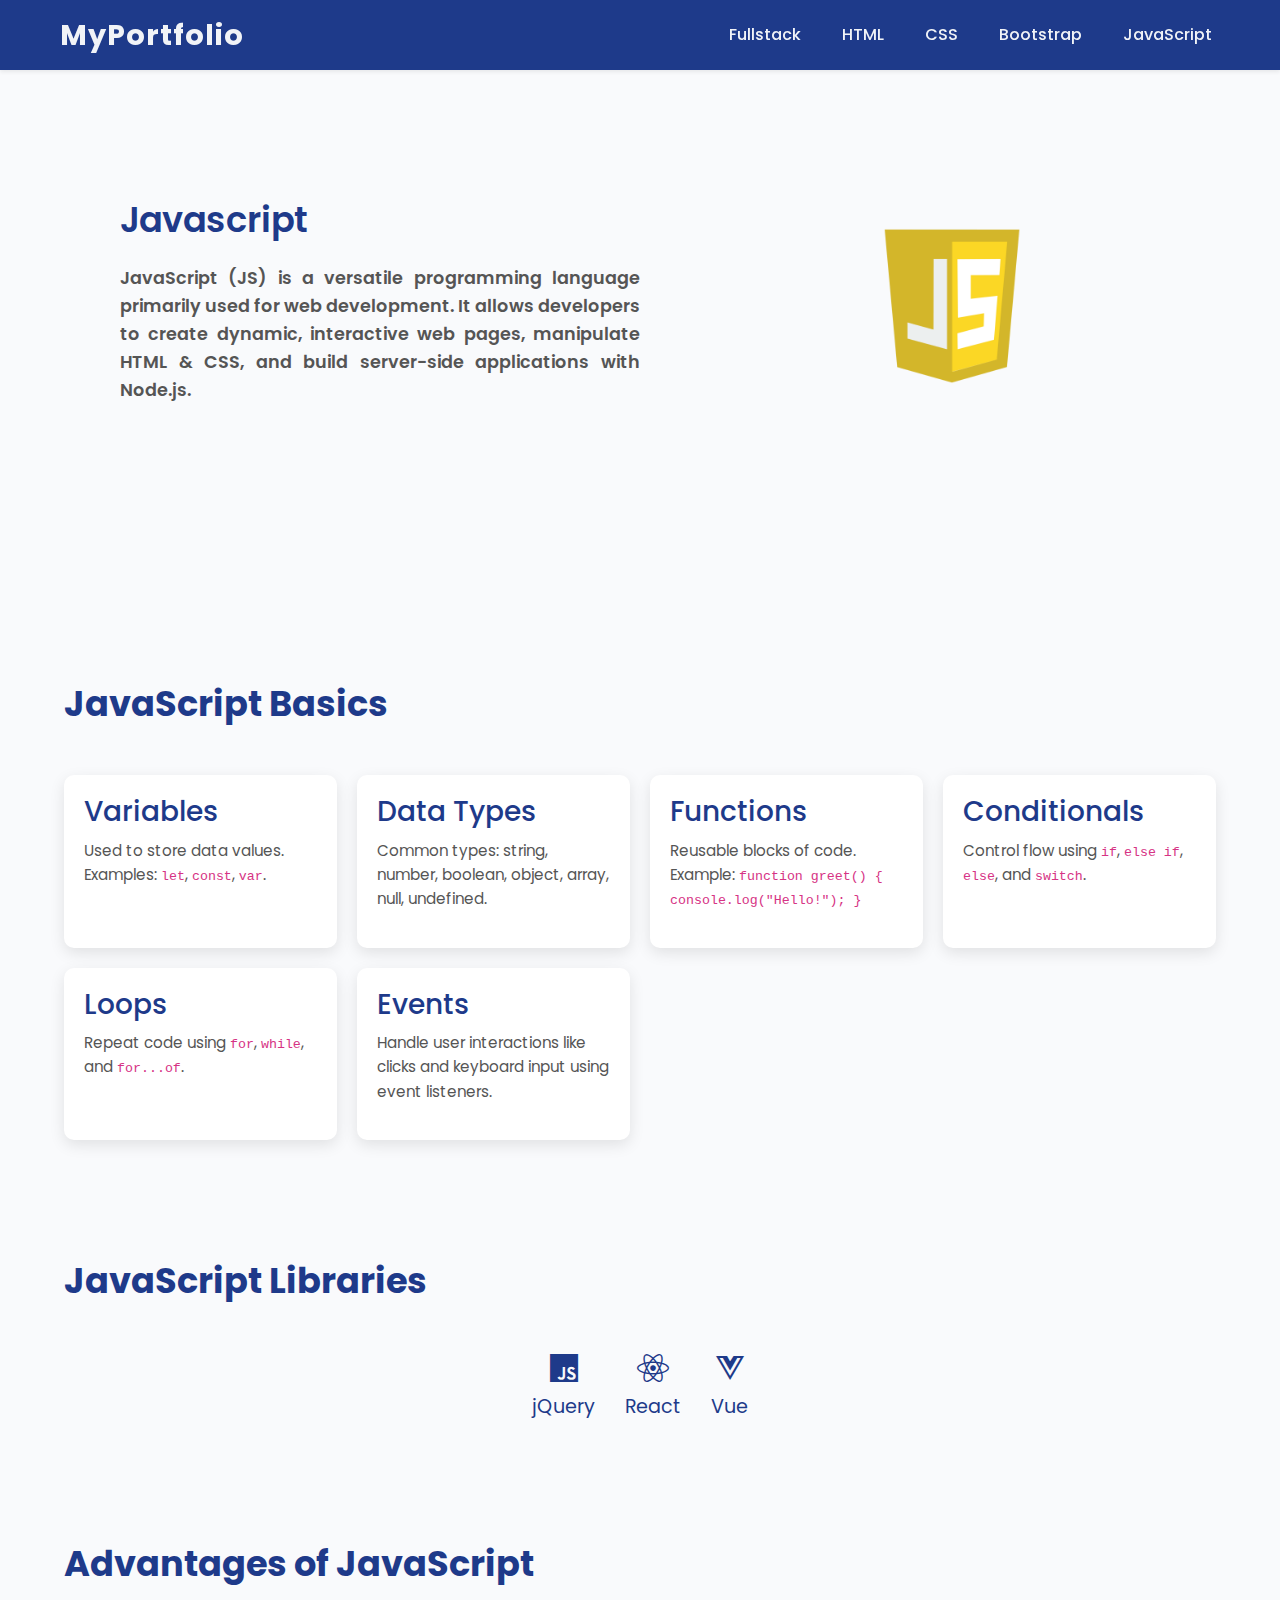
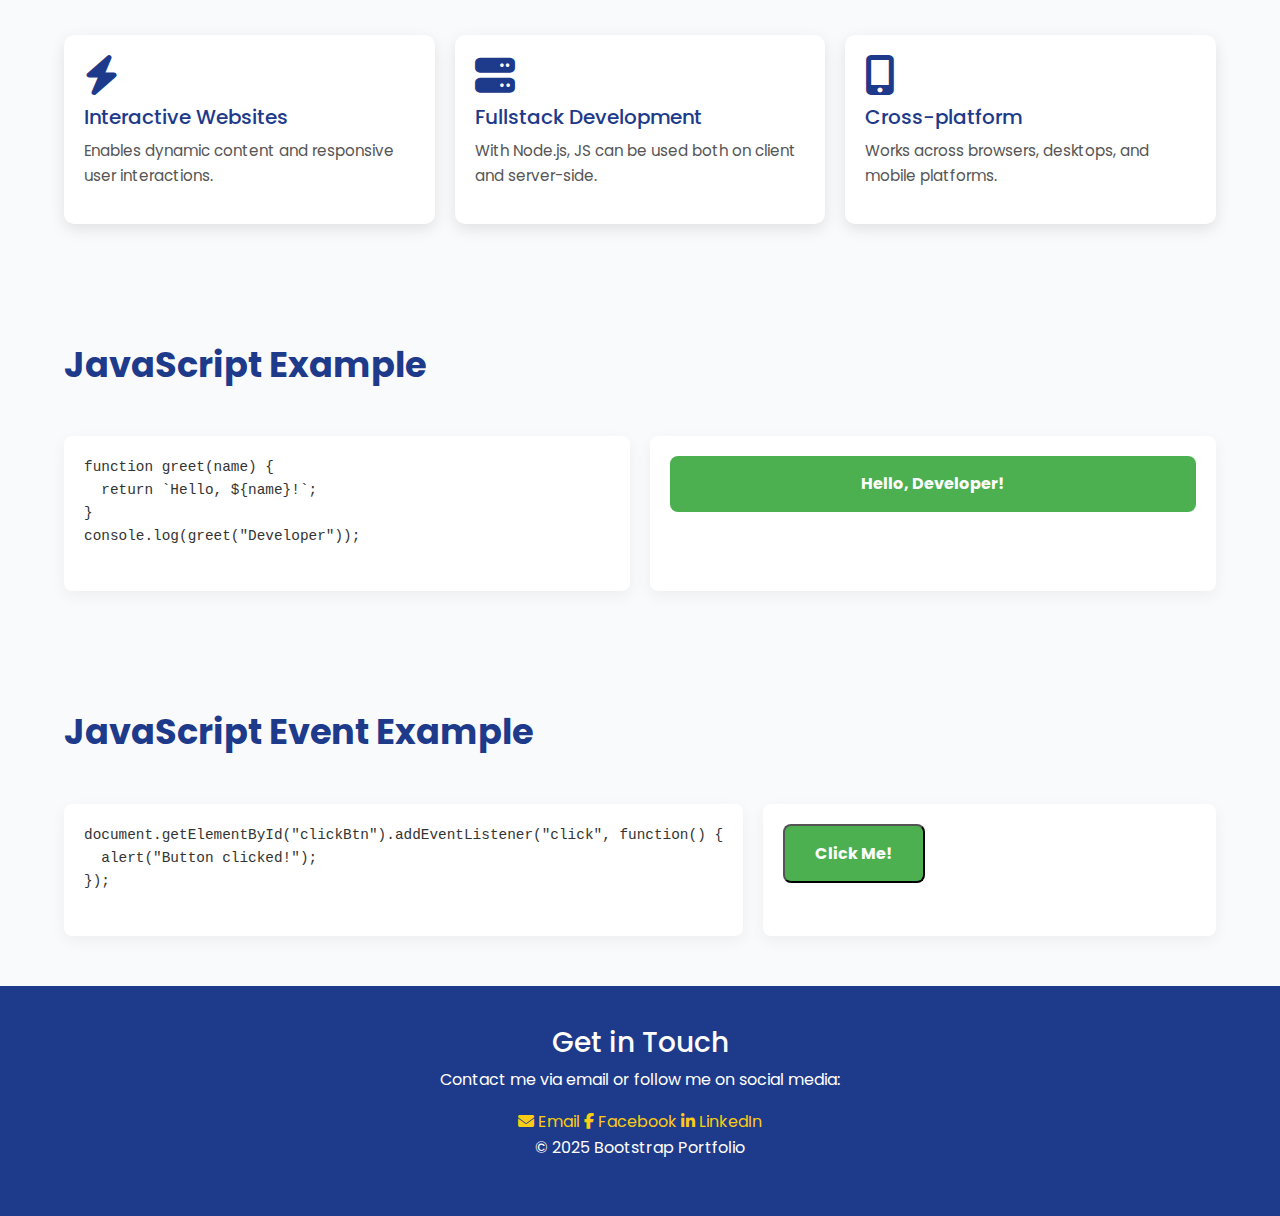
<file: javascript.html>
<!DOCTYPE html>
<html lang="en">

<head>
  <meta charset="UTF-8">
  <meta name="viewport" content="width=device-width, initial-scale=1.0">
  <title>JavaScript | Portfolio</title>

  <!-- Bootstrap -->
  <link rel="stylesheet" href="https://cdn.jsdelivr.net/npm/bootstrap@5.3.3/dist/css/bootstrap.min.css">

  <!-- Font Awesome -->
  <link rel="stylesheet" href="https://cdnjs.cloudflare.com/ajax/libs/font-awesome/6.5.2/css/all.min.css">

  <!-- Custom CSS -->
  <link rel="stylesheet" href="javascript_style.css">
</head>

<body>

  <!-- Navbar -->
  <nav class="navbar navbar-expand-lg shadow-sm fixed-top">
    <div class="container">
      <a class="navbar-brand brand" href="index.html">MyPortfolio</a>
      <button class="navbar-toggler" type="button" data-bs-toggle="collapse" data-bs-target="#menu">
        <span class="navbar-toggler-icon"></span>
      </button>
      <div class="collapse navbar-collapse" id="menu">
        <ul class="navbar-nav ms-auto">
          <li class="nav-item"><a class="nav-link link" href="fullstack.html">Fullstack</a></li>
          <li class="nav-item"><a class="nav-link link" href="html.html">HTML</a></li>
          
          <li class="nav-item"><a class="nav-link link" href="css.html">CSS</a></li>
          <li class="nav-item"><a class="nav-link link" href="bootstrap.html">Bootstrap</a></li>
          <li class="nav-item"><a class="nav-link link" href="javascript.html">JavaScript</a></li>
        </ul>
      </div>
    </div>
  </nav>

  <!-- Landing Section -->
   
  <section class="about_me">
    <div class="leftSection">
      Javascript

      <div class="name">
         <p>JavaScript (JS) is a versatile programming language primarily used for web development. It allows developers
          to create dynamic, interactive web pages, manipulate HTML & CSS, and build server-side applications with Node.js.</p>
      </div>
    </div>
    <div class="rightSection">
      <img src="images/javascript.webp" alt="">
    </div>
  </section>

  <!-- JS Basics Section -->
  <section class="fullstack-details container_last">
    <h2 class="section-title">JavaScript Basics</h2>
    <div class="section-cards">
      <div class="feature-card">
        <h3>Variables</h3>
        <p>Used to store data values. Examples: <code>let</code>, <code>const</code>, <code>var</code>.</p>
      </div>
      <div class="feature-card">
        <h3>Data Types</h3>
        <p>Common types: string, number, boolean, object, array, null, undefined.</p>
      </div>
      <div class="feature-card">
        <h3>Functions</h3>
        <p>Reusable blocks of code. Example: <code>function greet() { console.log("Hello!"); }</code></p>
      </div>
      <div class="feature-card">
        <h3>Conditionals</h3>
        <p>Control flow using <code>if</code>, <code>else if</code>, <code>else</code>, and <code>switch</code>.</p>
      </div>
      <div class="feature-card">
        <h3>Loops</h3>
        <p>Repeat code using <code>for</code>, <code>while</code>, and <code>for...of</code>.</p>
      </div>
      <div class="feature-card">
        <h3>Events</h3>
        <p>Handle user interactions like clicks and keyboard input using event listeners.</p>
      </div>
    </div>
  </section>

  <!-- JS Libraries Section -->
  <section class="techstack container_last">
    <h2 class="section-title">JavaScript Libraries</h2>
    <div class="tech-icons">
      <a href="https://jquery.com/" target="_blank" class="tech"><i class="fa-brands fa-js"></i><span>jQuery</span></a>
      <a href="https://react.dev" target="_blank" class="tech"><i class="fa-brands fa-react"></i><span>React</span></a>
      <a href="https://vuejs.org/" target="_blank" class="tech"><i class="fa-brands fa-vuejs"></i><span>Vue</span></a>
    </div>
  </section>

  <!-- Advantages Section -->
  <section class="advantages container_last">
    <h2 class="section-title">Advantages of JavaScript</h2>
    <div class="advantages-grid">
      <div class="adv-card"><i class="fa-solid fa-bolt"></i>
        <h5>Interactive Websites</h5>
        <p>Enables dynamic content and responsive user interactions.</p>
      </div>
      <div class="adv-card"><i class="fa-solid fa-server"></i>
        <h5>Fullstack Development</h5>
        <p>With Node.js, JS can be used both on client and server-side.</p>
      </div>
      <div class="adv-card"><i class="fa-solid fa-mobile-screen-button"></i>
        <h5>Cross-platform</h5>
        <p>Works across browsers, desktops, and mobile platforms.</p>
      </div>
    </div>
  </section>

  <!-- JS Example Section -->
  <section class="container_last">
    <h2 class="section-title">JavaScript Example</h2>
    <div class="code-example">
      <div class="code-box">
        <pre>
function greet(name) {
  return `Hello, ${name}!`;
}
console.log(greet("Developer"));
        </pre>
      </div>
      <div class="result-box">
        <div class="result-sample">Hello, Developer!</div>
      </div>
    </div>
  </section>

  <!-- JS Event Example Section -->
  <section class="container_last">
  <h2 class="section-title">JavaScript Event Example</h2>
  <div class="code-example hover-effect-example">
    <!-- Left: Code -->
    <div class="code-box">
      <pre>
document.getElementById("clickBtn").addEventListener("click", function() {
  alert("Button clicked!");
});
      </pre>
    </div>
    <!-- Right: Result -->
    <div class="result-box">
      <button id="clickBtn" class="hover-box">Click Me!</button>
    </div>
  </div>
</section>

<script>
  // Ensures DOM is loaded before binding event
  document.getElementById("clickBtn").addEventListener("click", function() {
    alert("Button clicked!");
  });
</script>

   <!-- Footer -->
   <footer class="footer">
  <div class="footer-container">
    <h3 class="footer-heading">Get in Touch</h3>
    <p>Contact me via email or follow me on social media:</p>
    <div class="footer-links">
      <a href="https://mail.google.com" class="footer-link" target="_blank">
        <i class="fas fa-envelope"></i> Email
      </a>
      <a href="https://www.facebook.com" class="footer-link" target="_blank">
        <i class="fab fa-facebook-f"></i> Facebook
      </a>
      <a href="https://www.linkedin.com" class="footer-link" target="_blank">
        <i class="fab fa-linkedin-in"></i> LinkedIn
      </a>
    </div>
    <p class="footer-copy">&copy; 2025 Bootstrap Portfolio </p>
  </div>
</footer>


  <!-- Bootstrap JS -->
  <script src="https://cdn.jsdelivr.net/npm/bootstrap@5.3.3/dist/js/bootstrap.bundle.min.js"></script>

  <!-- Custom JS for Demo -->
  <script>
    const result = document.querySelector('.result-sample');
    console.log(result.textContent);
  </script>
</body>

</html>
</file>
<file: style_css.css>
@import url('https://fonts.googleapis.com/css2?family=Poppins:wght@300;400;600;700&display=swap');

* {
  margin: 0;
  padding: 0;
  box-sizing: border-box;
}

body {
  scroll-behavior: smooth;
  background-color: #f9fafc;
  font-family: 'Poppins', sans-serif;
  color: #333;
  line-height: 1.6;
}

/* ================= NAVBAR ================= */
.navbar .container,
.navbar .container-fluid {
  max-width: 1200px;       
  margin: 0 auto;           
  padding: 0 20px;         
}

.navbar-collapse {
    background-color: #1e3a8a ;

}

.navbar-collapse .nav-link {
    color: #fff; /* Link color inside dropdown */
    padding: 10px 20px;
    text-align: center;
}

.navbar-collapse .nav-link:hover {
    background-color: #1e3a8a  /* Hover color inside dropdown */
    /* color: #fff; */
}

.navbar-collapse {
  
    border-radius:  10px ;
}

.navbar {
  background: #1e3a8a !important;
  padding: 10px 0;
  height: 70px;
  box-shadow: 0 2px 6px rgba(0, 0, 0, 0.08);
  position: sticky;
  top: 0;
  z-index: 1000;
}

.navbar-brand {
  font-size: 1.8rem;
  font-weight: 700;
  color: #f1f3f7 !important;
  letter-spacing: 1px;
}

.navbar-brand:hover {
  color: #ff9800 !important;
}

.navbar-nav {
  gap: 25px;
}

.link {
  color: #f1f3f7 !important;
  font-weight: 500;
  position: relative;
  transition: all 0.3s ease;
  padding: 5px 8px;
  border-radius: 6px;
}

.link::after {
  content: "";
  position: absolute;
  width: 0;
  height: 2px;
  background: #0d6efd;
  left: 0;
  bottom: -4px;
  transition: width 0.3s ease-in-out;
  border-radius: 2px;
}

.link:hover {
  color: #0d6efd !important;
  background: rgba(255,255,255,0.1);
}

.link:hover::after {
  width: 100%;
}

/* ================= ABOUT SECTION ================= */
.about_me {
  display: flex;
  justify-content: space-between;
  align-items: center;
  gap: 4rem;                     /* balanced gap */
  margin: 9% auto;
  flex-wrap: wrap;
  padding: 60px 80px;            
  max-width: 1200px;            
}

.leftSection {
  flex: 1 1 50%;                 
  max-width: 550px;              
  font-size: 2.2rem;
  font-weight: 600;
 color: #1e3a8a;
  animation: fadeSlideIn 1s ease forwards;
}

.leftSection .name {
  margin-top: 15px;
  font-size: 1.1rem;
  color: #555;
  text-align: justify;
  /* max-width: 80%; */
}

.rightSection {
  flex: 1 1 40%;                 
  display: flex;
  justify-content: center;
  align-items: center;
  margin-left: 40px;
  animation: zoomIn 1.2s ease forwards;
}

.rightSection img {
  width: 200px;                  
  max-width: 100%;
  /* border-radius: 50%;  */         
  
}

/* ================= SECTION TITLES ================= */
.section-title {
  display: inline-block;       
  position: relative;          
  margin: 20px auto 50px auto; 
  font-size: 2.2rem;
  font-weight: 700;
  color: #1e3a8a;
  text-align: center;          
  animation: fadeIn 1.2s ease;
}

.section-title::after {
  content: "";
  position: absolute;
  left: 0;
  bottom: -8px;               
  width: 0;                   
  height: 3px;
  background: #facc15;
  border-radius: 2px;
  transition: width 0.3s ease-in-out;
}

.section-title:hover::after {
  width: 100%;                /* spans only text width */
}


/* ================= SECTION WRAPPER ================= */
.container_last {
  width: 90%;
  max-width: 1200px;
  margin: 80px auto;
}

/* ================= CARDS ================= */
.section-cards,
.advantages-grid {
  display: grid;
  grid-template-columns: repeat(auto-fit, minmax(260px, 1fr));
  gap: 2rem;
}

.feature-card,
.adv-card {
  background: #fff;
  padding: 25px;
  border-radius: 18px;
  box-shadow: 0 8px 25px rgba(0, 0, 0, 0.08);
  transition: all 0.4s ease;
  opacity: 0;
  transform: translateY(40px);
  animation: fadeInUp 1s ease forwards;
}

.feature-card:hover,
.adv-card:hover {
  transform: translateY(-18px) scale(1.3);
  color: #1e3a8a;
  box-shadow: 0 12px 30px rgba(0, 0, 0, 0.327);
}

.feature-card h3,
.adv-card h5 {
  color: #1e3a8a;
  margin-bottom: 12px;
  font-size: 1.3rem;
  font-weight: 600;
}

.adv-card i {
  font-size: 2.2rem;
  margin-bottom: 10px;
  color: #1e3a8a;
}

/* ================= FRAMEWORKS / TECH ICONS ================= */
.tech-icons {
  display: flex;
  justify-content: center;
  flex-wrap: wrap;
  gap: 2.5rem;
  animation: fadeIn 1.3s ease;
}
.tech {
  text-decoration: none;
  color: #333;
  text-align: center;
  font-weight: 600;
  transition: transform 0.3s ease, color 0.3s ease;
}
.tech i {
  font-size: 3.8rem;
  padding: 15px;
  border-radius: 50%;
  background: rgba(30, 58, 138, 0.1);
  margin-bottom: 10px;
  transition: all 0.3s ease;
}
.tech:hover {
  transform: scale(1.15);
  color: #facc15;
}
.tech:hover i {
  background: #facc15;
  color: #1e1e2f;
}


/* ================= CODE EXAMPLE ================= */
.code-example {
  display: grid;
  grid-template-columns: 1fr 1fr;
  gap: 2rem;
  animation: fadeInUp 1.5s ease;
}

.code-box {
   background: #fcecec;;
 color: #1e1b1b;
  padding: 25px;
  border-radius: 12px;
  font-family: monospace;
  font-size: 0.95rem;
  overflow-x: auto;
  position: relative;
  counter-reset: line;
}

.code-box pre {
  margin: 0;
}

.code-box pre code {
  display: block;
}

.code-box pre code:before {
  counter-increment: line;
  content: counter(line);
  display: inline-block;
  width: 30px;
  color: #888;
  margin-right: 10px;
}

.result-box {
  background: #fff;
  border: 2px solid #1e3a8a;
  border-radius: 12px;
  display: flex;
  justify-content: center;
  align-items: center;
}

.result-sample {
  background: #facc15;
  padding: 18px 35px;
  border-radius: 10px;
  font-weight: bold;
  font-size: 1.2rem;
  color: #1e1e2f;
}

.hover-effect-example {
  display: flex;
  flex-wrap: wrap;
  gap: 20px;
  margin-top: 20px;
}

.hover-effect-example .code-box,
.hover-effect-example .result-box {
  flex: 1 1 300px; /* responsive width */
}

.hover-effect-example .code-box {
  background: #fcecec;
  color: #1e1b1b;
  padding: 15px;
  border-radius: 8px;
  font-family: 'Courier New', Courier, monospace;
  overflow-x: auto;
}

.hover-effect-example .result-box {
  display: flex;
  justify-content: center;
  align-items: center;
  min-height: 120px;
}

.hover-box {
  background-color: #4caf50;
  color: white;
  padding: 20px 40px;
  border-radius: 10px;
  text-align: center;
  cursor: pointer;
  transition: transform 0.3s ease, background-color 0.3s ease;
}

.hover-box:hover {
  background-color: #ff5722;
  transform: scale(1.1);
}



/* Footer */
.footer {
    background: #1e3a8a;
    color: #fff;
    margin-top: 70px;
    padding: 50px 20px;
    text-align: center;
    font-family: 'Poppins', sans-serif;
}

.footer-heading {
    font-size: 2rem;
    font-weight: 700;
    margin-bottom: 15px;
    position: relative;
}

.footer-heading::after {
    content: "";
    display: block;
    width: 80px;
    height: 4px;
    background: #facc15;
    margin: 10px auto 0 auto;
    border-radius: 2px;
}

.footer p {
    font-size: 1rem;
    margin: 10px 0;
}

.footer-links {
    margin: 20px 0;
    display: flex;
    justify-content: center;
    gap: 25px;
    flex-wrap: wrap;
}

.footer-link {
    color: #facc15;
    font-weight: 500;
    font-size: 1rem;
    text-decoration: none;
    transition: all 0.3s ease;
    display: flex;
    align-items: center;
    gap: 8px;
}

.footer-link i {
    font-size: 1.2rem;
}

.footer-link:hover {
    color: #fff;
    transform: scale(1.1);
}

.footer-copy {
    margin-top: 20px;
    font-size: 0.9rem;
    color: rgba(255,255,255,0.8);
}

/* ================= ANIMATIONS ================= */
@keyframes fadeIn {
  from { opacity: 0; }
  to { opacity: 1; }
}
@keyframes fadeInUp {
  from { opacity: 0; transform: translateY(40px); }
  to { opacity: 1; transform: translateY(0); }
}
@keyframes fadeInDown {
  from { opacity: 0; transform: translateY(-40px); }
  to { opacity: 1; transform: translateY(0); }
}
@keyframes zoomIn {
  from { opacity: 0; transform: scale(0.8); }
  to { opacity: 1; transform: scale(1); }
}
@keyframes fadeSlideIn {
  from { opacity: 0; transform: translateX(-50px); }
  to { opacity: 1; transform: translateX(0); }
}

@media (max-width: 992px) {
  .about_me {
    padding: 40px;
    gap: 2.5rem;
  }
  .leftSection {
    font-size: 1.8rem;
    text-align: center;
    margin: 0 auto;
  }
  .leftSection .name {
    text-align: center;
    margin: 10px auto 0;
  }
  .rightSection {
    justify-content: center;
    margin-top: 25px;
  }
  .rightSection img {
    width: 220px;
  }
}
</file>
<file: fullstack.css>
@import url('https://fonts.googleapis.com/css2?family=Poppins:wght@300;400;600;700&display=swap');

* {
    margin: 0;
    padding: 0;
    box-sizing: border-box;
}

body {
    scroll-behavior: smooth;
    background-color: #f9fafc;
    font-family: 'Poppins', sans-serif;
    color: #333;
    line-height: 1.6;
}

/* Navbar Styling */

/* Fix navbar spacing to look same everywhere */
.navbar .container,
.navbar .container-fluid {
    max-width: 1200px;       
    margin: 0 auto;         
    padding: 0 20px;         
}


.navbar-collapse {
    background-color: #1e3a8a ;

}

.navbar-collapse .nav-link {
    color: #fff; /* Link color inside dropdown */
    padding: 10px 20px;
    text-align: center;
}

.navbar-collapse .nav-link:hover {
    background-color: #1e3a8a  /* Hover color inside dropdown */
    /* color: #fff; */
}

.navbar-collapse {
  
    border-radius:  10px ;
}
.navbar {
    background: #1e3a8a !important;
    /* Light modern navbar */
    padding: 10px 0;
    height: 70px;
    box-shadow: 0 2px 6px rgba(0, 0, 0, 0.08);
}

.navbar-brand {
    font-size: 1.8rem;
    font-weight: 700;
    color: #f1f3f7 !important;
    /* Bootstrap primary */
    letter-spacing: 1px;
}

.navbar-brand:hover {
    color: #ff9800 !important;
}

.navbar-nav {
    gap: 25px;
}

.link {
    color: #f1f3f7 !important;
    font-weight: 500;
    position: relative;
    transition: color 0.3s ease;
}

.link::after {
    content: "";
    position: absolute;
    width: 0;
    height: 2px;
    background: #0d6efd;
    left: 0;
    bottom: -4px;
    transition: width 0.3s ease-in-out;
    border-radius: 2px;
}

.link:hover {
    color: #0d6efd !important;
}

.link:hover::after {
    width: 100%;
}

/* Landing Section (Hero) */
.landing {
    text-align: center;
    padding: 6rem 2rem;
 background-color: #f9fafc;
}
.container{
    padding: 0 50px;
    margin: 10%;
}

.container1{
     margin: 10% 0 5% 0;
}

.container_last{
    margin-bottom: 8%;
}

.landing h2 {
    color: #3878ef;
    font-size: 2.8rem;
    font-weight: 600;
    margin-bottom: 2rem;
}

.landing p {
    font-size: 1.2rem;
    font-weight: 400;
    max-width: 800px;
    margin: auto;
    color: #444;
}
.btn_btn {
    display: inline-block;
    background-color: #3b82f6;
    color: white;
    padding: 0.8rem 2rem;
    margin-top: 2rem;
    border-radius: 50px;
    text-decoration: none;
    font-weight: bold;
    letter-spacing: 0.5px;
    transition: all 0.3s ease;
    box-shadow: 0 4px 6px rgba(0,0,0,0.1);
}

.btn_btn:hover {
    background-color: #3b82f6;
    transform: translateY(-3px);
    box-shadow: 0 6px 10px rgba(0,0,0,0.15);
    color: white;;
}

/* General Section Styling */
.fullstack-details {
  background: #f9fbfd; /* light matching background */
  color: #333;
}

.fullstack-details h2 {
  font-weight: 600;
  color: #0d6efd; /* bootstrap primary blue */
}

.fullstack-details p {
  font-size: 1rem;
  color: #555;
}

/* Cards Styling */
.fullstack-details .card {
  border: none;
  border-radius: 15px;
  background: #ffffff;
  transition: transform 0.3s ease, box-shadow 0.3s ease;
}

.fullstack-details .card:hover {
  transform: translateY(-8px);
  box-shadow: 0 8px 20px rgba(0, 0, 0, 0.15);
}

.fullstack-details .card-title {
  font-weight: 600;
  margin-bottom: 0.75rem;
  color: #0d6efd;
}

.fullstack-details .card-text {
  font-size: 0.95rem;
  color: #444;
}

/* Icon Styling */
.fullstack-details i {
  transition: transform 0.3s ease, color 0.3s ease;
}

.fullstack-details .card:hover i {
  transform: scale(1.15);
  color: #0b5ed7;
}

/* Advantages Section */
.advantages {
  background: #eef5ff; /* light soft background */
  color: #333;
}

.advantages h2 {
  font-weight: 600;
  color: #0d6efd;
}

.advantages p {
  font-size: 1rem;
  color: #555;
}

/* Advantage Card */
.adv-card {
  background: #fff;
  border-radius: 15px;
  padding: 25px 20px;
  text-align: center;
  transition: all 0.3s ease;
  box-shadow: 0 4px 12px rgba(0, 0, 0, 0.1);
}

.adv-card:hover {
  transform: translateY(-8px);
  box-shadow: 0 8px 22px rgba(0, 0, 0, 0.15);
}

/* Icon Styling */
.adv-card i {
  font-size: 2.5rem;
  color: #0d6efd;
  margin-bottom: 15px;
  transition: transform 0.3s ease, color 0.3s ease;
}

.adv-card:hover i {
  transform: scale(1.2);
  color: #0b5ed7;
}

.adv-card h5 {
  font-weight: 600;
  margin-bottom: 10px;
  color: #0d6efd;
}

.adv-card p {
  font-size: 0.95rem;
  color: #444;
}

/* Live Code Editor Section */
.live-code {
  background: #eef5ff;
  color: #333;
}

.live-code h2 {
  color: #0d6efd;
  font-weight: 600;
}

.live-code textarea {
  border-radius: 10px;
  padding: 10px;
  font-family: 'Courier New', monospace;
  font-size: 0.95rem;
  border: 1px solid #ccc;
  resize: vertical;
}

.output-frame {
  width: 70%;          /* Adjust width */
  height: 400px;       /* Adjust height */
  border: 2px solid #0d6efd;
  border-radius: 10px;
  display: block;
  margin: 1rem auto;   /* Center the iframe */
  overflow: hidden;    /* Remove scrollbars */
}




/* Tech Stack Section */
.techstack {
    text-align: center;
    padding: 4rem 2rem;
    background: #f1f5f9;
}

.techstack h2 {
    color: #1a237e;
    font-size: 2.2rem;
    margin-bottom: 1rem;
}

.techstack p {
    font-size: 1.1rem;
    color: #555;
    margin-bottom: 2rem;
}

.tech-icons {
    display: flex;
    justify-content: center;
    flex-wrap: wrap;
    gap: 2.5rem;
}

.tech {
    display: flex;
    flex-direction: column;
    align-items: center;
    text-decoration: none;
    color: #333;
    background: white;
    padding: 1.5rem;
    border-radius: 15px;
    box-shadow: 0 4px 12px rgba(0,0,0,0.08);
    width: 150px;
    min-width: 120px;
    transition: all 0.3s ease;
}

.tech i {
    font-size: 3.5rem;
    margin-bottom: 0.5rem;
    color: #3b82f6;
    transition: color 0.3s ease;
}

.tech span {
    font-weight: bold;
    font-size: 1.1rem;
}

.tech:hover {
    transform: translateY(-8px);
    box-shadow: 0 8px 20px rgba(0,0,0,0.15);
    color: #1e3a8a;
}

.tech:hover i {
    color: #1e3a8a;
}


/* Footer */
.footer {
    background: #1e3a8a;
    color: #fff;
    margin-top: 70px;
    padding: 50px 20px;
    text-align: center;
    font-family: 'Poppins', sans-serif;
}

.footer-heading {
    font-size: 2rem;
    font-weight: 700;
    margin-bottom: 15px;
    position: relative;
}

.footer-heading::after {
    content: "";
    display: block;
    width: 80px;
    height: 4px;
    background: #facc15;
    margin: 10px auto 0 auto;
    border-radius: 2px;
}

.footer p {
    font-size: 1rem;
    margin: 10px 0;
}

.footer-links {
    margin: 20px 0;
    display: flex;
    justify-content: center;
    gap: 25px;
    flex-wrap: wrap;
}

.footer-link {
    color: #facc15;
    font-weight: 500;
    font-size: 1rem;
    text-decoration: none;
    transition: all 0.3s ease;
    display: flex;
    align-items: center;
    gap: 8px;
}

.footer-link i {
    font-size: 1.2rem;
}

.footer-link:hover {
    color: #fff;
    transform: scale(1.1);
}

.footer-copy {
    margin-top: 20px;
    font-size: 0.9rem;
    color: rgba(255,255,255,0.8);
}


/* Animations */
@keyframes fadeIn {
    from { opacity: 0; }
    to { opacity: 1; }
}

@keyframes slideIn {
    from { transform: translateY(20px); opacity: 0; }
    to { transform: translateY(0); opacity: 1; }
}

@keyframes scaleIn {
    from { transform: scale(0.8); opacity: 0; }
    to { transform: scale(1); opacity: 1; }
}

@keyframes bounceIn {
    0% { transform: scale(0.5); opacity: 0; }
    60% { transform: scale(1.2); opacity: 1; }
    100% { transform: scale(1); }
}

.animate-fade-in { animation: fadeIn 1.5s ease-out; }
.animate-slide-in { animation: slideIn 1s ease-out; }
.animate-scale-in { animation: scaleIn 0.8s ease-out; }
.animate-bounce-in { animation: bounceIn 0.8s ease-out; }
</file>
<file: html.css>
@import url('https://fonts.googleapis.com/css2?family=Poppins:wght@300;400;600;700&display=swap');

* {
  margin: 0;
  padding: 0;
  box-sizing: border-box;
}


body {
  scroll-behavior: smooth;
  background-color: #f9fafc;
  font-family: 'Poppins', sans-serif;
  color: #333;
  line-height: 1.6;
}

h1,
h2,
h3 {
  color: #1e3a8a;
  margin-bottom: 15px;
}

p {
  font-size: 1rem;
  color: #555;
}

/* ===== Navbar ===== */
.navbar .container,
.navbar .container-fluid {
  max-width: 1200px;
  margin: 0 auto;
  padding: 0 20px;
}

.navbar-collapse {
    background-color: #1e3a8a ;

}

.navbar-collapse .nav-link {
    color: #fff; /* Link color inside dropdown */
    padding: 10px 20px;
    text-align: center;
}

.navbar-collapse .nav-link:hover {
    background-color: #1e3a8a  /* Hover color inside dropdown */
    /* color: #fff; */
}

.navbar-collapse {
  
    border-radius:  10px ;
}
.navbar {
  background: #1e3a8a !important;
  padding: 10px 0;
  height: 70px;
  box-shadow: 0 2px 6px rgba(0, 0, 0, 0.08);
  position: sticky;
  top: 0;
  z-index: 1000;
}

.navbar-brand {
  font-size: 1.8rem;
  font-weight: 700;
  color: #f1f3f7 !important;
  letter-spacing: 1px;
}

.navbar-brand:hover {
  color: #ff9800 !important;
}

.navbar-nav {
  gap: 25px;
}


.link {
  color: #f1f3f7 !important;
  font-weight: 500;
  position: relative;
}

.link::after {
  content: "";
  position: absolute;
  width: 0;
  height: 2px;
  background: #0d6efd;
  left: 0;
  bottom: -4px;
  transition: width 0.3s;
  border-radius: 2px;
}

.link:hover::after {
  width: 100%;
}

.link:hover {
  color: #0d6efd !important;
}

.about_me {
  display: flex;
  justify-content: space-between;
  align-items: center;
  gap: 4rem;
  /* balanced gap */
  margin: 8% auto;
  flex-wrap: wrap;
  padding: 60px 80px;
  /* equal padding on left/right */
  max-width: 1200px;
  /* keeps section centered & clean */
}

.leftSection {
  flex: 1 1 50%;
  /* takes half space */
  max-width: 550px;
  /* prevents text from being too wide */
  font-size: 2.2rem;
  font-weight: 600;
  color: #1e3a8a;
  animation: fadeSlideIn 1s ease forwards;
}

.leftSection .name {
  margin-top: 15px;
  font-size: 1rem;
  color: #555;
  text-align: justify;
  /* max-width: 80%; */
}

.rightSection {
  flex: 1 1 40%;
  /* slightly less space than text */
  display: flex;
  justify-content: center;
  align-items: center;
  margin-left: 40px;
  animation: zoomIn 1.2s ease forwards;
}

.rightSection img {
  width: 180px;
  max-width: 100%;


}

/* ===== Section Boxes ===== */
.section-box {
  max-width: 1200px;
  margin: 60px auto;
  padding: 40px 30px;
  background: #ffffff;
  border-radius: 15px;
  box-shadow: 0 8px 20px rgba(0, 0, 0, 0.05);
}

/* ===== Cards ===== */
.cards {
  display: grid;
  grid-template-columns: repeat(auto-fit, minmax(250px, 1fr));
  gap: 25px;
  margin-top: 20px;
}

.card-custom {
  background: #f0f4ff;
  border-radius: 12px;
  padding: 20px;
  box-shadow: 0 4px 12px rgba(0, 0, 0, 0.08);
  transition: transform 0.3s, box-shadow 0.3s;
}

.card-custom:hover {
  transform: translateY(-5px);
  box-shadow: 0 8px 18px rgba(0, 0, 0, 0.12);
}

.card-custom h3 {
  font-size: 1.2rem;
  margin-bottom: 10px;
}

.card-custom p {
  font-size: 0.95rem;
  color: #333;
}

/* ===== Form Styling ===== */
.section-title {
  text-align: center;
}

.styled-form {
  display: flex;
  flex-direction: column;
  gap: 15px;
  background: #e6ebff;
  /* soft light blue background for form */
  padding: 30px;
  border-radius: 15px;
  box-shadow: 0 6px 18px rgba(0, 0, 0, 0.08);
  max-width: 450px;
  /* compact width */
  margin: auto;
}

.styled-form .form-group {
  display: flex;
  flex-direction: column;
}

.styled-form label {
  font-weight: 600;
  color: #1e3a8a;
  margin-bottom: 5px;
}

.styled-form input {
  padding: 10px 12px;
  border-radius: 8px;
  border: 1px solid #ccc;
  font-size: 0.95rem;
  transition: border-color 0.3s;
}

.styled-form input:focus {
  border-color: #0d6efd;
  outline: none;
  box-shadow: 0 0 6px rgba(13, 110, 253, 0.3);
}

.styled-form button {
  padding: 12px;
  border: none;
  border-radius: 8px;
  background: #1e3a8a;
  color: #fff;
  font-weight: 600;
  font-size: 1rem;
  cursor: pointer;
  transition: background 0.3s, transform 0.2s;
  margin-top: 10px;
}

.styled-form button:hover {
  background: #0d6efd;
  transform: translateY(-2px);
}



/* Footer */
.footer {
  background: #1e3a8a;
  color: #fff;
  margin-top: 70px;
  padding: 50px 20px;
  text-align: center;
  font-family: 'Poppins', sans-serif;
}

.footer-heading {
  color: white;
  font-size: 2rem;
  font-weight: 700;
  margin-bottom: 15px;
  position: relative;
}

.footer-heading::after {
  content: "";
  display: block;
  width: 80px;
  height: 4px;
  background: #facc15;
  margin: 10px auto 0 auto;
  border-radius: 2px;
}

.footer p {
  color: white;
  font-size: 1rem;
  margin: 10px 0;
}

.footer-links {
  margin: 20px 0;
  display: flex;
  justify-content: center;
  gap: 25px;
  flex-wrap: wrap;
}

.footer-link {
  color: #facc15;
  font-weight: 500;
  font-size: 1rem;
  text-decoration: none;
  transition: all 0.3s ease;
  display: flex;
  align-items: center;
  gap: 8px;
}

.footer-link i {
  font-size: 1.2rem;
}

.footer-link:hover {
  color: #fff;
  transform: scale(1.1);
}

.footer-copy {
  margin-top: 20px;
  font-size: 0.9rem;
  color: rgba(255, 255, 255, 0.8);
}


/* ===== Tables ===== */
.output-box {
  margin-top: 20px;
  padding: 20px;
  background: #f0f4ff;
  border-radius: 15px;
  box-shadow: 0 6px 18px rgba(0, 0, 0, 0.08);
}

table {
  width: 100%;
  border-collapse: collapse;
  text-align: center;
}

th,
td {
  border: 1px solid #ccc;
  padding: 12px;
}

th {
  background: #1e3a8a;
  color: #fff;
}

tr:nth-child(even) {
  background: #e6ebff;
}

/* ===== Responsive ===== */

@keyframes fadeIn {
  from {
    opacity: 0;
  }

  to {
    opacity: 1;
  }
}

@keyframes fadeInUp {
  from {
    opacity: 0;
    transform: translateY(40px);
  }

  to {
    opacity: 1;
    transform: translateY(0);
  }
}

@keyframes fadeInDown {
  from {
    opacity: 0;
    transform: translateY(-40px);
  }

  to {
    opacity: 1;
    transform: translateY(0);
  }
}

@keyframes zoomIn {
  from {
    opacity: 0;
    transform: scale(0.8);
  }

  to {
    opacity: 1;
    transform: scale(1);
  }
}

@keyframes fadeSlideIn {
  from {
    opacity: 0;
    transform: translateX(-50px);
  }

  to {
    opacity: 1;
    transform: translateX(0);
  }
}

@media (max-width: 992px) {
  .about_me {
    padding: 40px;
    gap: 2.5rem;
  }

  .leftSection {
    font-size: 1.8rem;
    text-align: center;
    margin: 0 auto;
  }

  .leftSection .name {
    text-align: center;
    margin: 10px auto 0;
  }

  .rightSection {
    justify-content: center;
    margin-top: 25px;
  }

  .rightSection img {
    width: 220px;
  }
}
</file>
<file: javascript_style.css>
@import url('https://fonts.googleapis.com/css2?family=Poppins:wght@300;400;600;700&display=swap');

* {
    margin: 0;
    padding: 0;
    box-sizing: border-box;
}

body {
    scroll-behavior: smooth;
    background-color: #f9fafc;
    font-family: 'Poppins', sans-serif;
    color: #333;
    line-height: 1.6;
}

.navbar .container,
.navbar .container-fluid {
    max-width: 1200px;
    margin: 0 auto;
    padding: 0 20px;
}


.navbar {
    background: #1e3a8a !important;
    /* Light modern navbar */
    padding: 10px 0;
    height: 70px;
    box-shadow: 0 2px 6px rgba(0, 0, 0, 0.08);
}

.navbar-brand {
    font-size: 1.8rem;
    font-weight: 700;
    color: #f1f3f7 !important;
    /* Bootstrap primary */
    letter-spacing: 1px;
}

.navbar-brand:hover {
    color: #ff9800 !important;
}

.navbar-nav {
    gap: 25px;
}

.link {
    color: #f1f3f7 !important;
    font-weight: 500;
    position: relative;
    transition: color 0.3s ease;
}

.link::after {
    content: "";
    position: absolute;
    width: 0;
    height: 2px;
    background: #0d6efd;
    left: 0;
    bottom: -4px;
    transition: width 0.3s ease-in-out;
    border-radius: 2px;
}

.link:hover {
    color: #0d6efd !important;
}

.link:hover::after {
    width: 100%;
}

.container_last {
    width: 90%;
    max-width: 1200px;
    margin: 0 auto;
    padding: 50px 0;
}


/* About Section */
.about_me {
  display: flex;
  justify-content: space-between;
  align-items: center;
  gap: 4rem;                     /* balanced gap */
  margin: 8% auto;
  flex-wrap: wrap;
  padding: 90px 80px;            
  max-width: 1200px;            
}

.leftSection {
  flex: 1 1 50%;                 
  max-width: 550px;              
  font-size: 2.2rem;
  font-weight: 600;
 color: #1e3a8a;
  animation: fadeSlideIn 1s ease forwards;
}

.leftSection .name {
  margin-top: 15px;
  font-size: 1.1rem;
  color: #555;
  text-align: justify;
  /* max-width: 80%; */
}

.rightSection {
  flex: 1 1 40%;                 
  display: flex;
  justify-content: center;
  align-items: center;
  margin-left: 40px;
  animation: zoomIn 1.2s ease forwards;
}

.rightSection img {
  width: 200px;                  
  max-width: 100%;
  /* border-radius: 50%;  */         
  
}

/* Section Titles*/
.section-title {
    display: inline-block;
    /* inline-block for hover underline width */
    position: relative;
    /* relative for ::after */
    margin: 20px auto 50px auto;
    /* center horizontally */
    font-size: 2.2rem;
    font-weight: 700;
    color: #1e3a8a;
    text-align: center;
    animation: fadeIn 1.2s ease;
    cursor: default;
}

.section-title::after {
    content: "";
    position: absolute;
    left: 0;
    bottom: -8px;
    width: 0;
    height: 3px;
    background: #facc15;
    /* yellow underline */
    border-radius: 2px;
    transition: width 0.3s ease-in-out;
}

.section-title:hover::after {
    width: 100%;
}

/* =========================
   Cards / Features Section
========================= */
.section-cards {
    display: grid;
    grid-template-columns: repeat(auto-fit, minmax(250px, 1fr));
    gap: 20px;
}

.feature-card,
.adv-card {
    background: #fff;
    padding: 20px;
    border-radius: 10px;
    box-shadow: 0px 5px 15px rgba(0, 0, 0, 0.1);
    transition: transform 0.3s, box-shadow 0.3s;
}

.feature-card:hover,
.adv-card:hover {
    transform: translateY(-5px);
    box-shadow: 0px 10px 25px rgba(0, 0, 0, 0.15);
}

.feature-card h3,
.adv-card h5 {
    color: #1e3a8a;
    margin-bottom: 10px;
}

.feature-card p,
.adv-card p {
    font-size: 0.95rem;
    color: #555;
}

/* =========================
   Tech Icons / Libraries Section
========================= */
.tech-icons {
    display: flex;
    gap: 30px;
    justify-content: center;
    flex-wrap: wrap;
}

.tech {
    text-decoration: none;
    color: #1e3a8a;
    font-size: 1.2rem;
    text-align: center;
    display: flex;
    flex-direction: column;
    align-items: center;
    transition: transform 0.3s, color 0.3s;
}

.tech i {
    font-size: 2rem;
    margin-bottom: 8px;
}

.tech:hover {
    transform: translateY(-5px);
    color: #facc15;
}

/* =========================
   Advantages Section Grid
========================= */
.advantages-grid {
    display: grid;
    grid-template-columns: repeat(auto-fit, minmax(250px, 1fr));
    gap: 20px;
}

.advantages-grid .adv-card i {
    font-size: 2.5rem;
    color: #1e3a8a;
    margin-bottom: 10px;
}

/* =========================
   Code Example / Hover Boxes
========================= */
.code-example {
    display: flex;
    flex-wrap: wrap;
    gap: 20px;
}

.code-box,
.result-box {
    flex: 1 1 300px;
    padding: 20px;
    border-radius: 8px;
    background: #fff;
    box-shadow: 0 5px 15px rgba(0, 0, 0, 0.05);
}

.code-box pre {
    margin: 0;
    font-family: 'Courier New', monospace;
    font-size: 0.9rem;
    color: #333;
}

.result-box .result-sample,
.hover-box {
    padding: 15px 30px;
    border-radius: 8px;
    background: #4caf50;
    color: #fff;
    font-weight: bold;
    text-align: center;
    transition: transform 0.3s ease, background-color 0.3s ease;
}

.hover-box:hover {
    background-color: #ff5722;
    transform: scale(1.1);
}

/* =========================
   Footer
========================= */
.footer {
    background: #1e3a8a;
    color: #fff;
    padding: 40px 0;
    text-align: center;
}

.footer a {
    color: #facc15;
    text-decoration: none;
}

/*  Animations */
@keyframes fadeIn {
    0% {
        opacity: 0;
        transform: translateY(20px);
    }

    100% {
        opacity: 1;
        transform: translateY(0);
    }
}

/* Responsive */
@media screen and (max-width: 768px) {
    .about_me {
        flex-direction: column;
        text-align: center;
    }

    .leftSection,
    .rightSection {
        flex: 1 1 100%;
    }

    .section-cards,
    .advantages-grid {
        grid-template-columns: 1fr;
    }

    .tech-icons {
        gap: 15px;
    }
}

@keyframes fadeIn {
  from { opacity: 0; }
  to { opacity: 1; }
}
@keyframes fadeInUp {
  from { opacity: 0; transform: translateY(40px); }
  to { opacity: 1; transform: translateY(0); }
}
@keyframes fadeInDown {
  from { opacity: 0; transform: translateY(-40px); }
  to { opacity: 1; transform: translateY(0); }
}
@keyframes zoomIn {
  from { opacity: 0; transform: scale(0.8); }
  to { opacity: 1; transform: scale(1); }
}
@keyframes fadeSlideIn {
  from { opacity: 0; transform: translateX(-50px); }
  to { opacity: 1; transform: translateX(0); }
}

@media (max-width: 992px) {
  .about_me {
    padding: 40px;
    gap: 2.5rem;
  }
  .leftSection {
    font-size: 1.8rem;
    text-align: center;
    margin: 0 auto;
  }
  .leftSection .name {
    text-align: center;
    margin: 10px auto 0;
  }
  .rightSection {
    justify-content: center;
    margin-top: 25px;
  }
  .rightSection img {
    width: 220px;
  }
}
</file>
